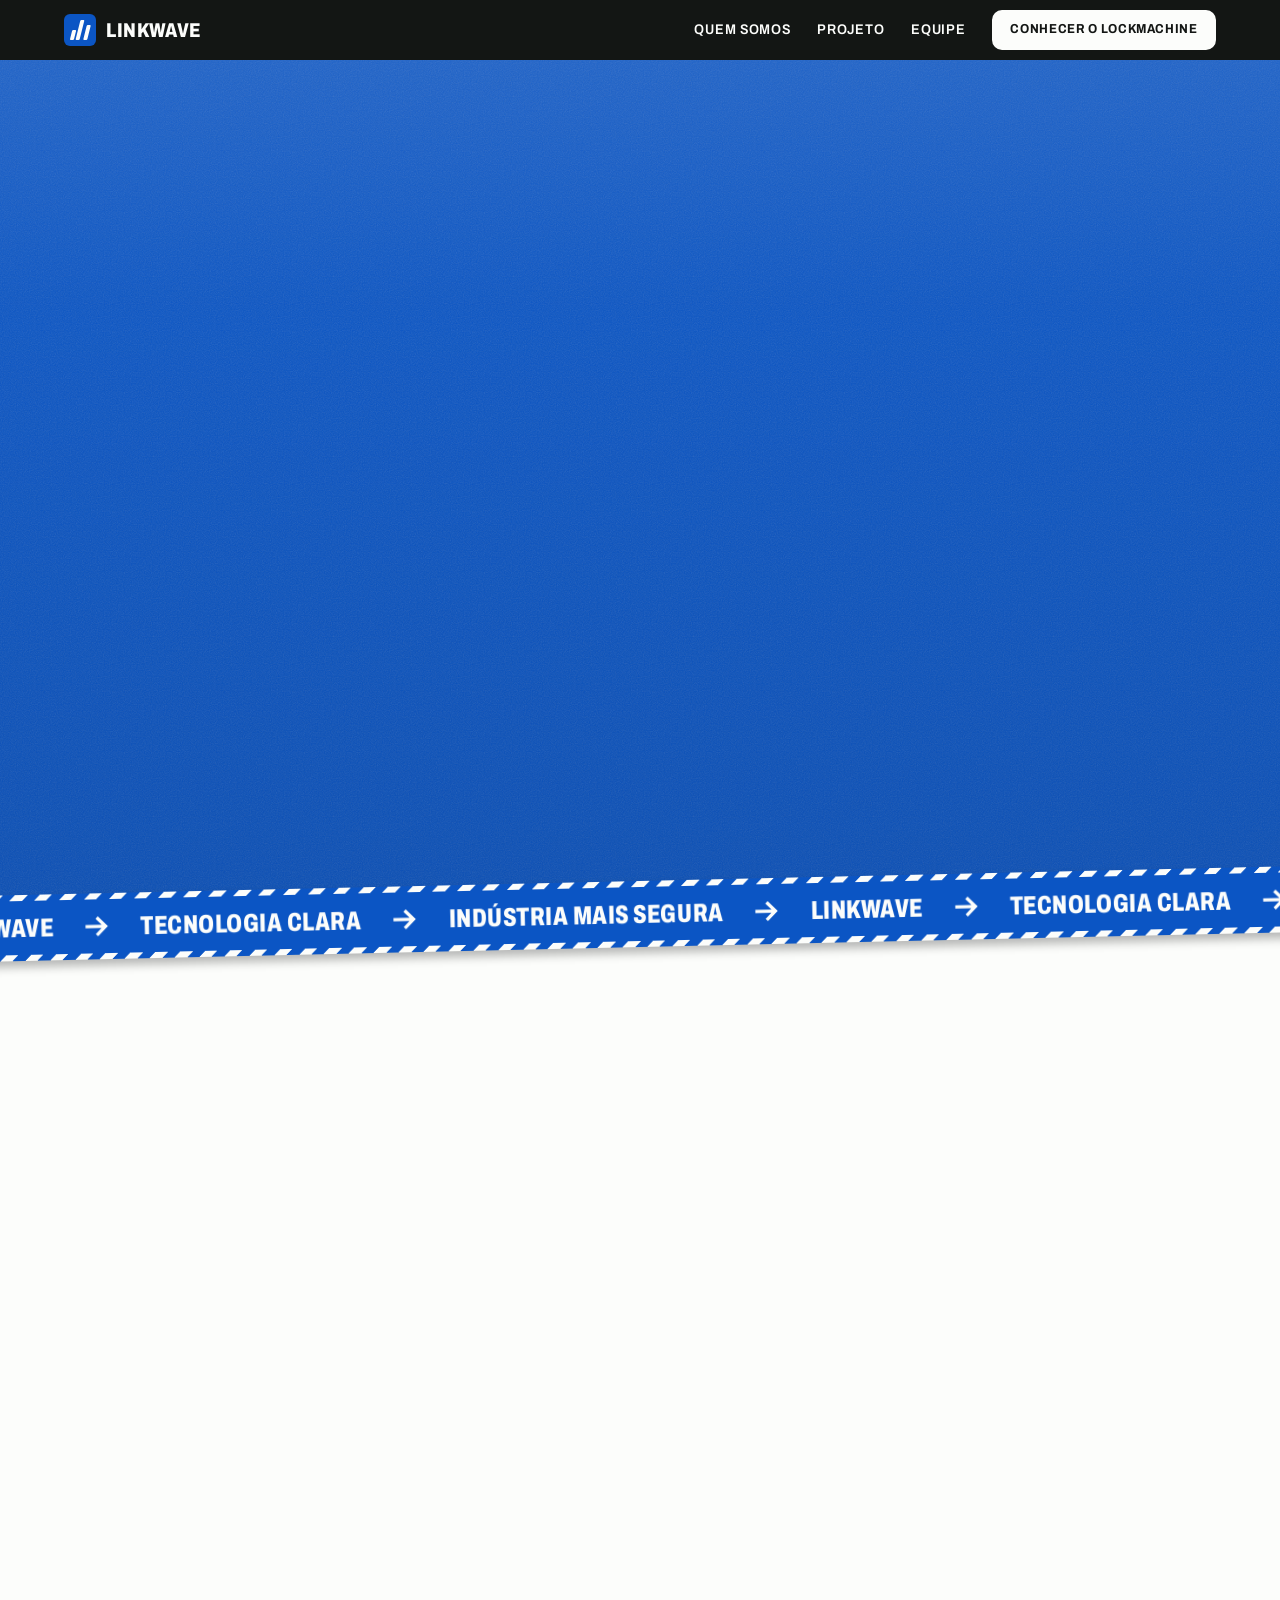
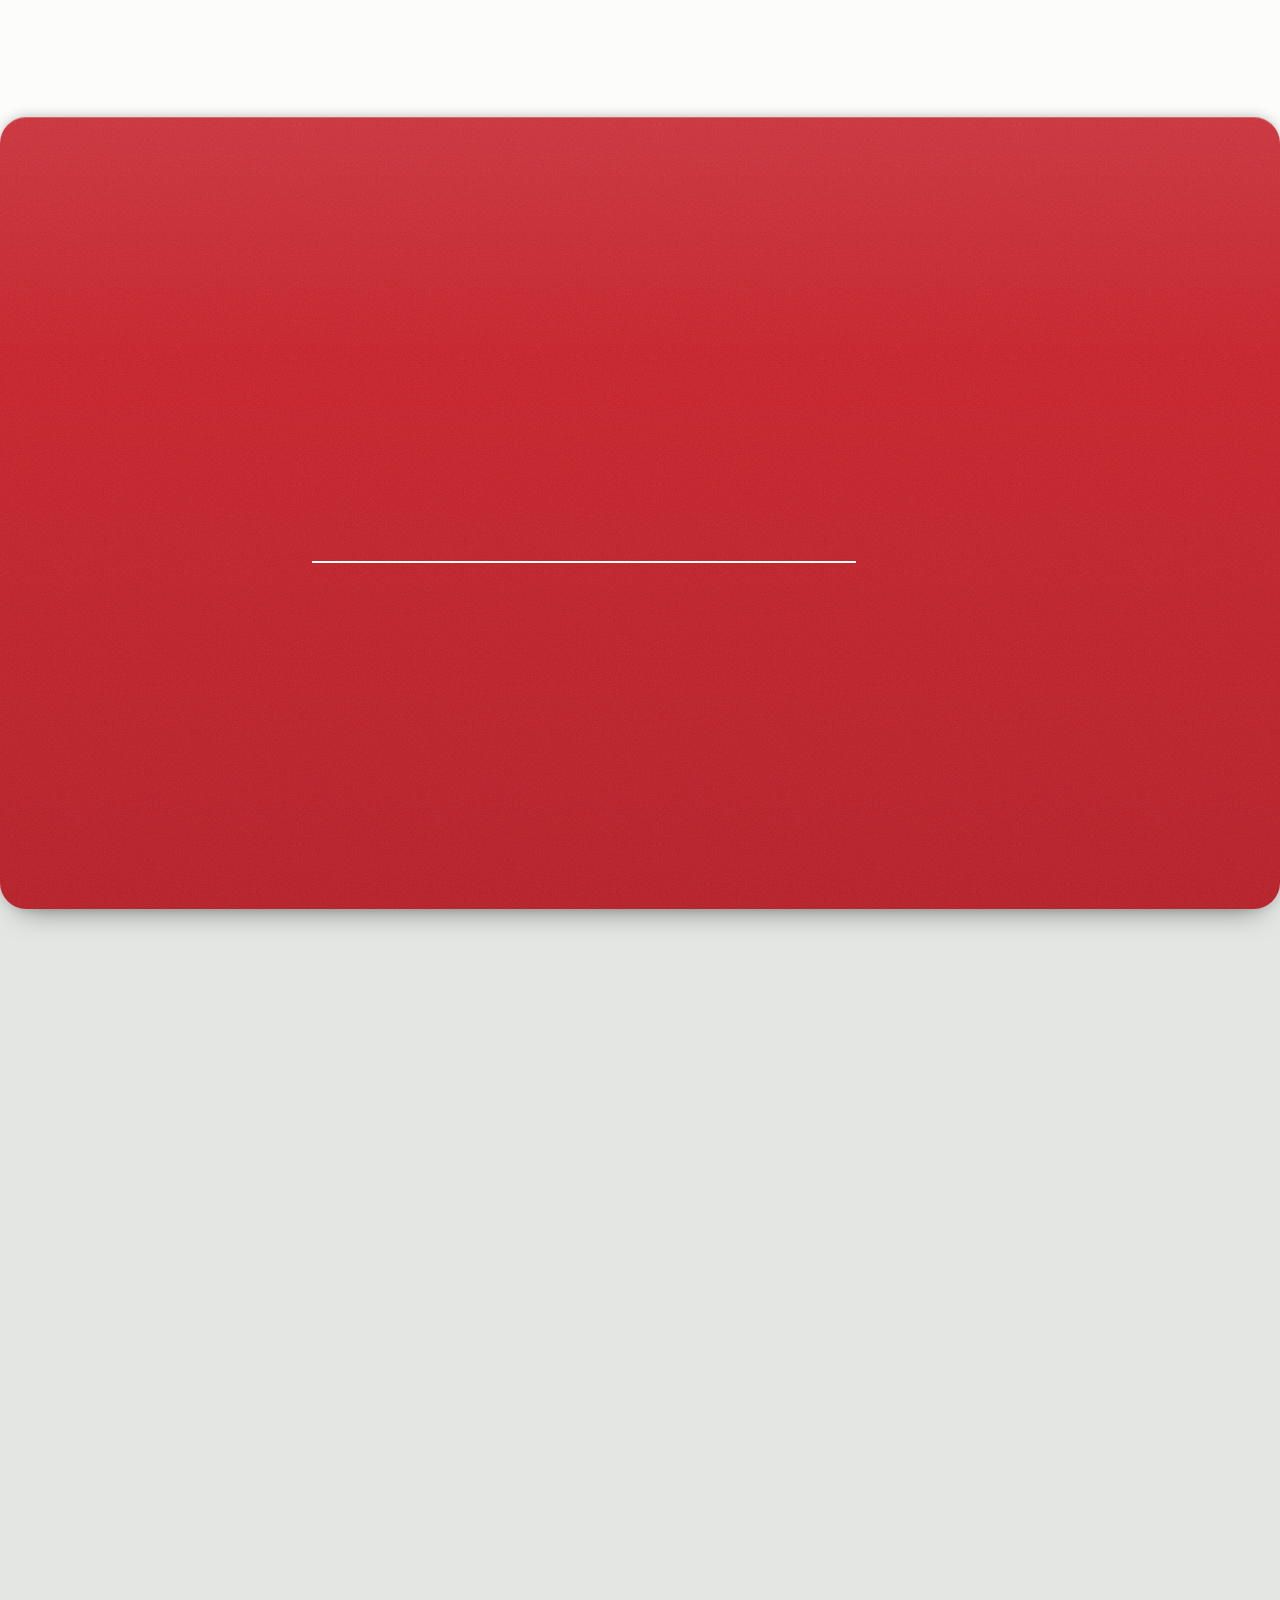
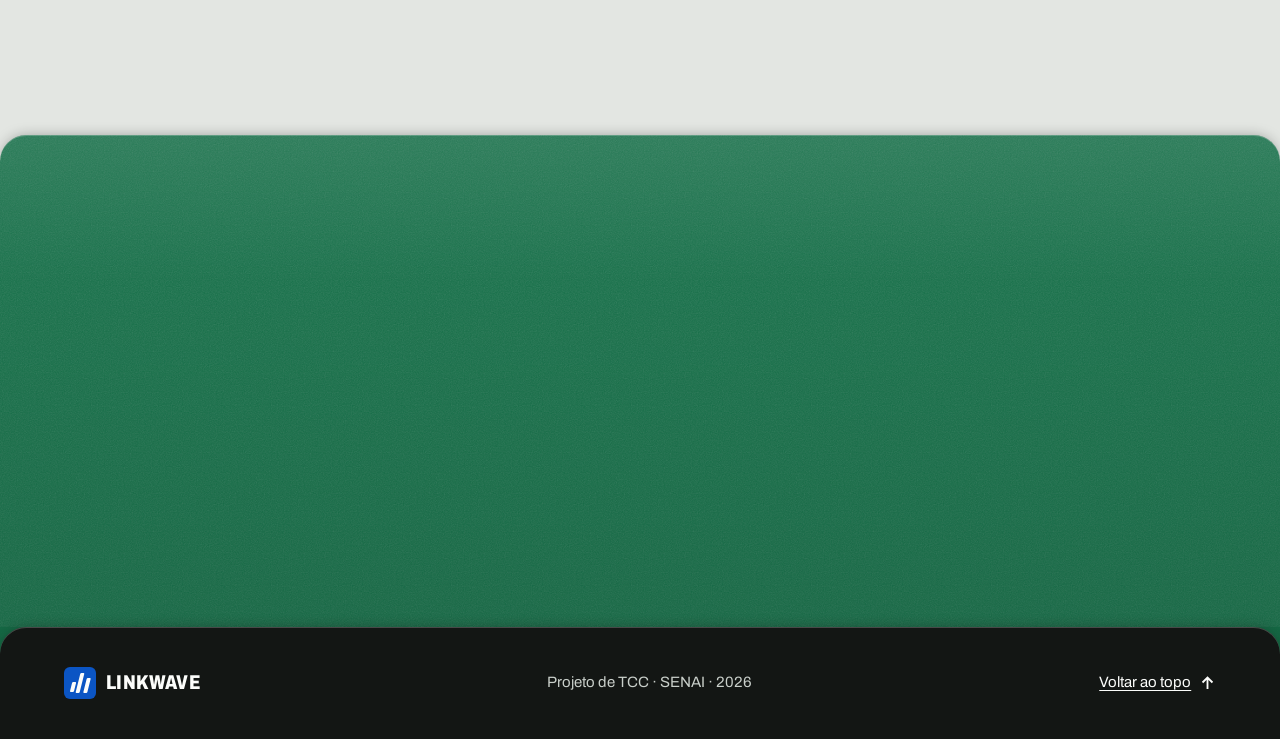
<file: linkwave-tcc-reformulado/index.html>
<!doctype html>
<html lang="pt-BR">
<head>
  <meta charset="UTF-8">
  <meta name="viewport" content="width=device-width, initial-scale=1.0">
  <meta http-equiv="refresh" content="0; url=institucional/index.html">
  <title>LinkWave</title>
</head>
<body>
  <p>Abrindo o site da <a href="institucional/index.html">LinkWave</a>...</p>
</body>
</html>
</file>
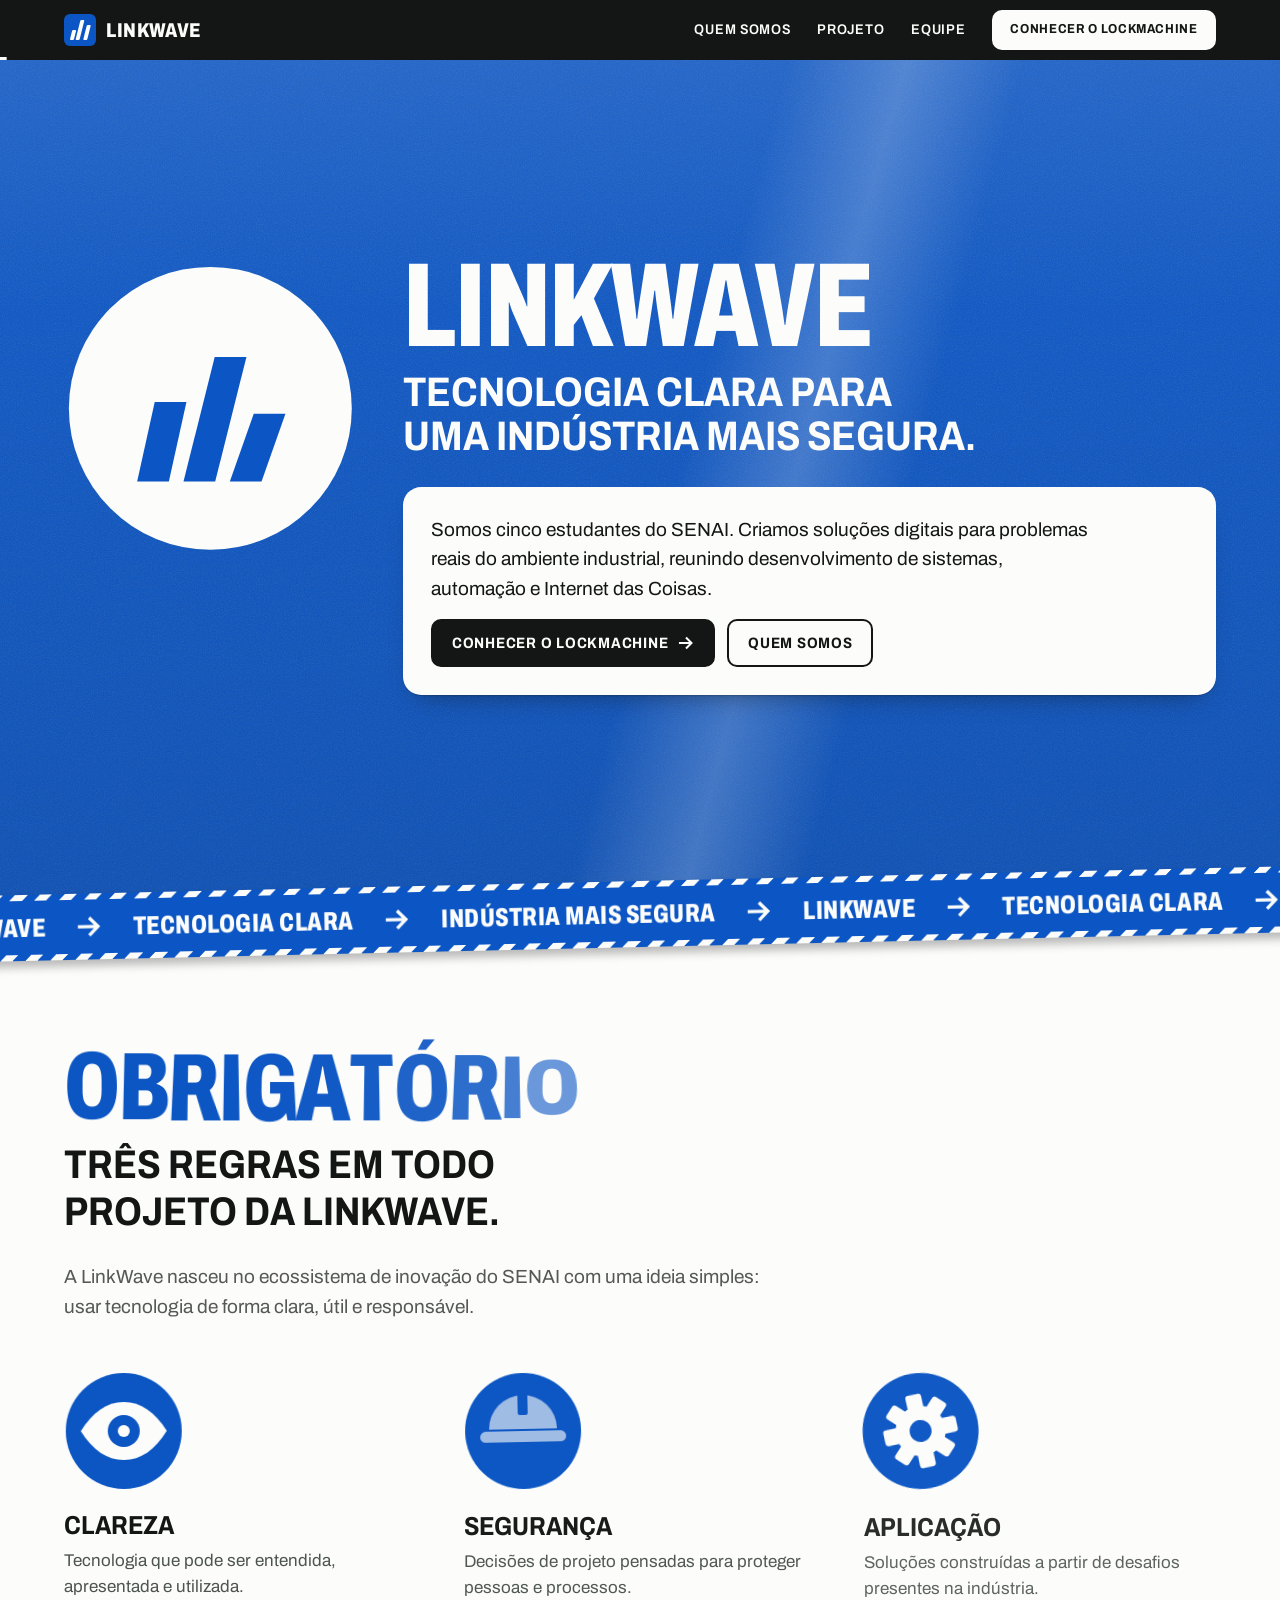
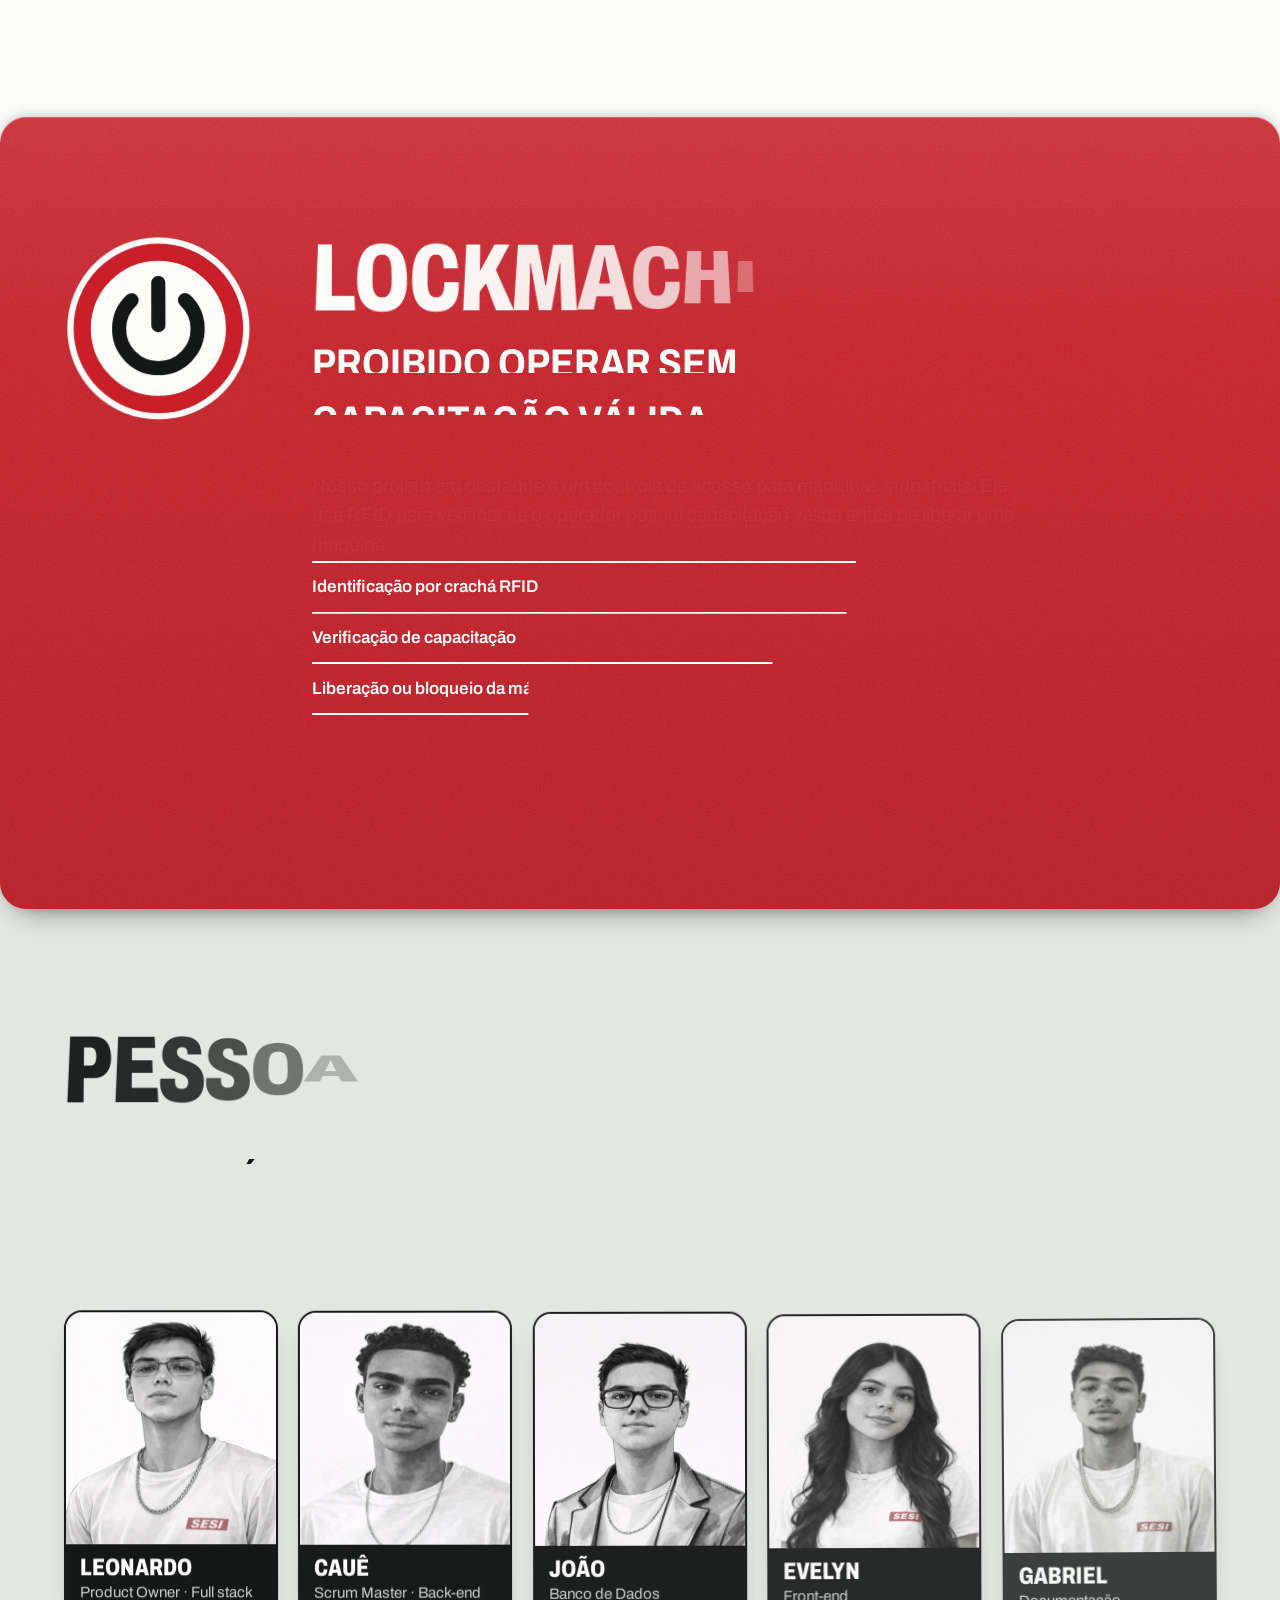
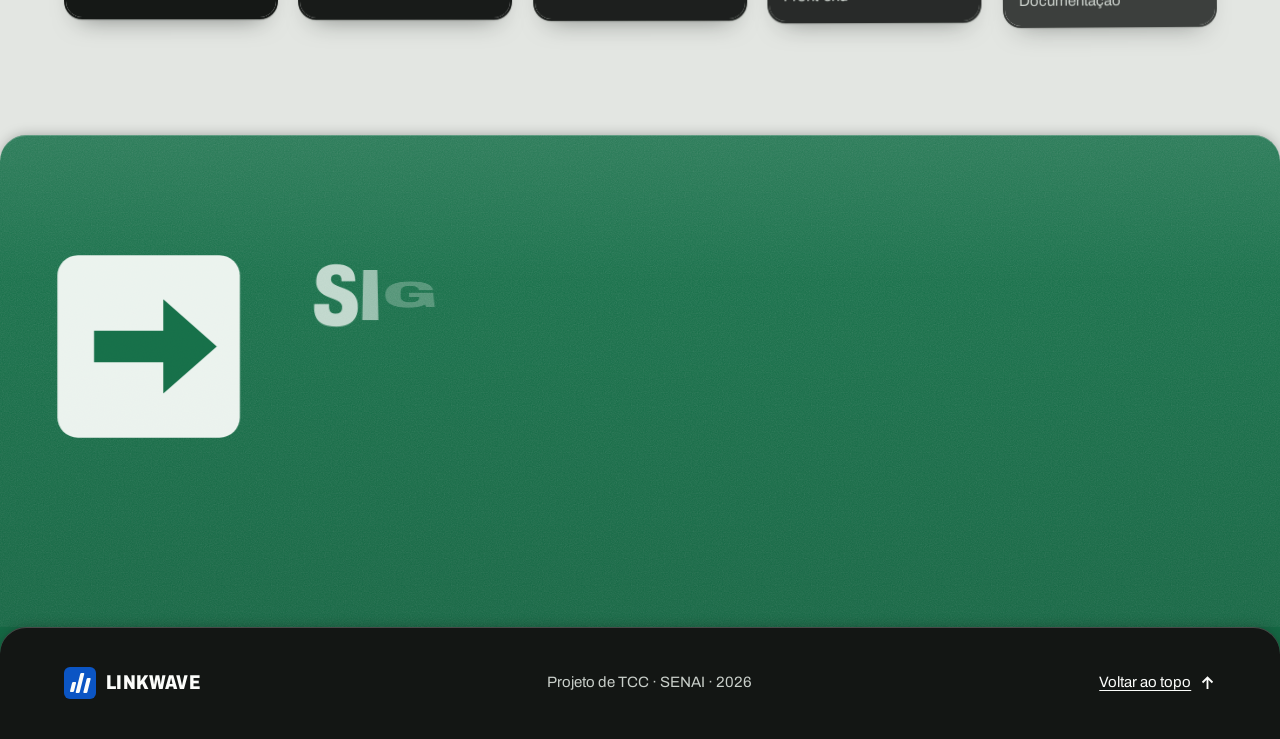
<file: linkwave-tcc-reformulado/institucional/index.html>
<!doctype html>
<html lang="pt-BR">
<head>
  <meta charset="UTF-8">
  <meta name="viewport" content="width=device-width, initial-scale=1.0">
  <meta name="description" content="LinkWave: cinco estudantes do SENAI criando tecnologia clara para uma indústria mais segura.">
  <meta name="theme-color" content="#131614">
  <title>LinkWave | Tecnologia clara para uma indústria mais segura</title>
  <link rel="icon" href="img/favicon.ico" type="image/x-icon">
  <link rel="preload" href="../assets/fonts/archivo-latin-wdth-normal.woff2" as="font" type="font/woff2" crossorigin>
  <link rel="stylesheet" href="../assets/css/base.css">
  <link rel="stylesheet" href="style.css">
  <script src="../assets/js/head.js"></script>
</head>
<body class="linkwave">
  <a class="skip-link" href="#conteudo">Pular para o conteúdo</a>
  <header class="topbar">
    <div class="wrap topbar-inner">
      <a class="brand" href="#inicio"><span class="brand-mark brand-mark--bars" aria-hidden="true"><i></i><i></i><i></i></span>LinkWave</a>
      <button class="nav-toggle" type="button" aria-label="Abrir menu" aria-expanded="false" aria-controls="menu" data-menu-toggle><span class="icon icon--menu" aria-hidden="true"></span></button>
      <nav class="nav" id="menu" aria-label="Seções da página" data-menu>
        <a href="#sobre">Quem somos</a>
        <a href="#projeto">Projeto</a>
        <a href="#equipe">Equipe</a>
        <a class="button" href="../lockmachine_app/sobre.html">Conhecer o LockMachine</a>
      </nav>
    </div>
  </header>

  <main id="conteudo">
    <section class="signal signal--must" id="inicio">
      <div class="wrap signal-grid" data-intro>
        <!-- As três barras da marca oscilam como um sinal: é a "onda" do nome. -->
        <div class="signal-symbol" aria-hidden="true">
          <svg viewBox="0 0 120 120">
            <circle class="s-white" cx="60" cy="60" r="58"/>
            <g class="s-blue" data-wave>
              <path d="M30 90h13l7.2-34h-13z"/>
              <path d="M49 90h13l12.8-60h-13z"/>
              <path d="M68 90h13l9.8-46h-13z"/>
            </g>
          </svg>
        </div>

        <h1 class="sign-title signal-title">
          <span class="sign-word">LinkWave</span>
          <span class="sign-message">Tecnologia clara para uma indústria mais segura.</span>
        </h1>

        <div class="panel signal-panel">
          <p class="signal-lead">Somos cinco estudantes do SENAI. Criamos soluções digitais para problemas reais do ambiente industrial, reunindo desenvolvimento de sistemas, automação e Internet das Coisas.</p>
          <div class="actions">
            <a class="button" href="../lockmachine_app/sobre.html">Conhecer o LockMachine<span class="icon icon--arrow" aria-hidden="true"></span></a>
            <a class="button button--ghost" href="#sobre">Quem somos</a>
          </div>
        </div>
      </div>
    </section>

    <div class="tape tape--must" aria-hidden="true" data-tape>
      <div class="tape-strip">
        <div class="tape-track">
          <span>LinkWave<i class="icon icon--arrow"></i></span>
          <span>Tecnologia clara<i class="icon icon--arrow"></i></span>
          <span>Indústria mais segura<i class="icon icon--arrow"></i></span>
        </div>
      </div>
    </div>

    <!-- band--under: a placa vermelha que vem depois entra por cima desta. -->
    <section class="band band--panel band--under" id="sobre" data-sign="plain">
      <div class="wrap">
        <h2 class="sign-title">
          <span class="sign-word">Obrigatório</span>
          <span class="sign-message">Três regras em todo projeto da LinkWave.</span>
        </h2>
        <p class="prose about-lead" data-follow>A LinkWave nasceu no ecossistema de inovação do SENAI com uma ideia simples: usar tecnologia de forma clara, útil e responsável.</p>

        <ul class="sign-list" role="list" data-roll>
          <li class="sign-item">
            <div class="sign-item-symbol" aria-hidden="true">
              <svg viewBox="0 0 120 120">
                <circle class="s-blue" cx="60" cy="60" r="58"/>
                <g data-eye>
                  <path class="s-white" d="M17 60c12-19 26-29 43-29s31 10 43 29c-12 19-26 29-43 29S29 79 17 60z"/>
                  <circle class="s-blue" cx="60" cy="60" r="16"/>
                  <circle class="s-white" cx="60" cy="60" r="6"/>
                </g>
              </svg>
            </div>
            <div class="sign-item-text">
              <h3>Clareza</h3>
              <p>Tecnologia que pode ser entendida, apresentada e utilizada.</p>
            </div>
          </li>
          <li class="sign-item">
            <div class="sign-item-symbol" aria-hidden="true">
              <svg viewBox="0 0 120 120">
                <circle class="s-blue" cx="60" cy="60" r="58"/>
                <g data-helmet>
                  <path class="s-white" d="M26 76a34 34 0 0 1 68 0z"/>
                  <rect class="s-white" x="17" y="78" width="86" height="11" rx="5.5"/>
                  <rect class="s-blue" x="55" y="38" width="10" height="24" rx="2"/>
                </g>
              </svg>
            </div>
            <div class="sign-item-text">
              <h3>Segurança</h3>
              <p>Decisões de projeto pensadas para proteger pessoas e processos.</p>
            </div>
          </li>
          <li class="sign-item">
            <div class="sign-item-symbol" aria-hidden="true">
              <svg viewBox="0 0 120 120">
                <circle class="s-blue" cx="60" cy="60" r="58"/>
                <g data-gear>
                  <g class="s-white">
                    <circle cx="60" cy="60" r="25"/>
                    <rect x="52" y="23" width="16" height="74" rx="3"/>
                    <rect x="52" y="23" width="16" height="74" rx="3" transform="rotate(45 60 60)"/>
                    <rect x="52" y="23" width="16" height="74" rx="3" transform="rotate(90 60 60)"/>
                    <rect x="52" y="23" width="16" height="74" rx="3" transform="rotate(135 60 60)"/>
                  </g>
                  <circle class="s-blue" cx="60" cy="60" r="11"/>
                </g>
              </svg>
            </div>
            <div class="sign-item-text">
              <h3>Aplicação</h3>
              <p>Soluções construídas a partir de desafios presentes na indústria.</p>
            </div>
          </li>
        </ul>
      </div>
    </section>

    <section class="band band--stop" id="projeto" data-sign="stop">
      <div class="wrap sign">
        <div class="symbol" aria-hidden="true" data-vt>
          <svg viewBox="0 0 120 120">
            <circle class="s-white" cx="60" cy="60" r="58"/>
            <path class="l-ink" stroke-width="9" stroke-linecap="round" d="M60 31v27M43 42a25 25 0 1 0 34 0"/>
            <circle class="l-red" cx="60" cy="60" r="48.5" stroke-width="11" pathLength="1" data-draw/>
            <path class="l-red" stroke-width="11" pathLength="1" d="M26 26l68 68" data-draw/>
          </svg>
        </div>
        <div class="sign-body">
          <h2 class="sign-title">
            <span class="sign-word">LockMachine</span>
            <span class="sign-message">Proibido operar sem capacitação válida.</span>
          </h2>
          <p class="prose" data-follow>Nosso projeto em destaque é um controle de acesso para máquinas industriais. Ele usa RFID para verificar se o operador possui capacitação válida antes de liberar uma máquina.</p>
          <ul class="points" role="list" data-wipe>
            <li>Identificação por crachá RFID</li>
            <li>Verificação de capacitação</li>
            <li>Liberação ou bloqueio da máquina</li>
          </ul>
          <div class="actions" data-follow>
            <a class="button" href="../lockmachine_app/sobre.html">Explorar o LockMachine<span class="icon icon--arrow" aria-hidden="true"></span></a>
          </div>
        </div>
      </div>
    </section>

    <section class="band" id="equipe" data-sign="plain">
      <div class="wrap">
        <div class="team-head">
          <h2 class="sign-title">
            <span class="sign-word">Pessoal autorizado</span>
            <span class="sign-message">Construído em equipe.</span>
          </h2>
          <p class="prose" data-follow>Cinco estudantes, diferentes responsabilidades e um objetivo em comum: transformar o conhecimento do curso em um projeto aplicável.</p>
        </div>

        <!-- Cada placa inclina acompanhando o cursor (data-tilt, no base.js). -->
        <ul class="team" role="list" data-mount>
          <li class="person" data-tilt>
            <img src="img/kronka-desenho.png" alt="Retrato desenhado de Leonardo" width="481" height="531" loading="lazy" decoding="async">
            <div class="person-plate"><h3>Leonardo</h3><p>Product Owner · Full stack</p></div>
          </li>
          <li class="person" data-tilt>
            <img src="img/caue-desenho.png" alt="Retrato desenhado de Cauê" width="481" height="531" loading="lazy" decoding="async">
            <div class="person-plate"><h3>Cauê</h3><p>Scrum Master · Back-end</p></div>
          </li>
          <li class="person" data-tilt>
            <img src="img/joao-desenho.png" alt="Retrato desenhado de João" width="481" height="531" loading="lazy" decoding="async">
            <div class="person-plate"><h3>João</h3><p>Banco de Dados</p></div>
          </li>
          <li class="person" data-tilt>
            <img src="img/evelyn-desenho.png" alt="Retrato desenhado de Evelyn" width="481" height="531" loading="lazy" decoding="async">
            <div class="person-plate"><h3>Evelyn</h3><p>Front-end</p></div>
          </li>
          <li class="person" data-tilt>
            <img src="img/miranda-desenho.png" alt="Retrato desenhado de Gabriel" width="481" height="531" loading="lazy" decoding="async">
            <div class="person-plate"><h3>Gabriel</h3><p>Documentação</p></div>
          </li>
        </ul>
      </div>
    </section>

    <section class="band band--safe band--under" data-sign="go">
      <div class="wrap sign">
        <div class="symbol" aria-hidden="true">
          <svg viewBox="0 0 120 120">
            <rect class="s-white" x="2" y="2" width="116" height="116" rx="13"/>
            <path class="s-green" d="M22 50h44V30l34 30-34 30V70H22z" data-nudge/>
          </svg>
        </div>
        <div class="sign-body">
          <h2 class="sign-title">
            <span class="sign-word">Siga</span>
            <span class="sign-message sign-message--lines">Tecnologia que conecta.<br>Segurança que protege.</span>
          </h2>
          <div class="actions" data-follow>
            <a class="button" href="projetos.html">Ver a apresentação do projeto<span class="icon icon--arrow" aria-hidden="true"></span></a>
          </div>
        </div>
      </div>
    </section>
  </main>

  <footer class="band band--ink footer">
    <div class="wrap footer-inner">
      <a class="brand" href="#inicio"><span class="brand-mark brand-mark--bars" aria-hidden="true"><i></i><i></i><i></i></span>LinkWave</a>
      <p>Projeto de TCC · SENAI · 2026</p>
      <a href="#inicio">Voltar ao topo<span class="icon icon--up" aria-hidden="true"></span></a>
      <!-- Chave das animações: o base.js só a mostra quando o sistema pede movimento reduzido. -->
      <div class="motion-switch" hidden data-motion-switch>
        <p role="status" data-motion-status>Animações desligadas pela configuração deste computador.</p>
        <button class="button button--ghost" type="button" data-motion-toggle>Ligar animações</button>
      </div>
    </div>
  </footer>

  <script src="../assets/vendor/gsap/gsap.min.js"></script>
  <script src="../assets/vendor/gsap/ScrollTrigger.min.js"></script>
  <script src="../assets/vendor/gsap/SplitText.min.js"></script>
  <script src="../assets/js/base.js"></script>
  <script src="script.js"></script>
</body>
</html>
</file>
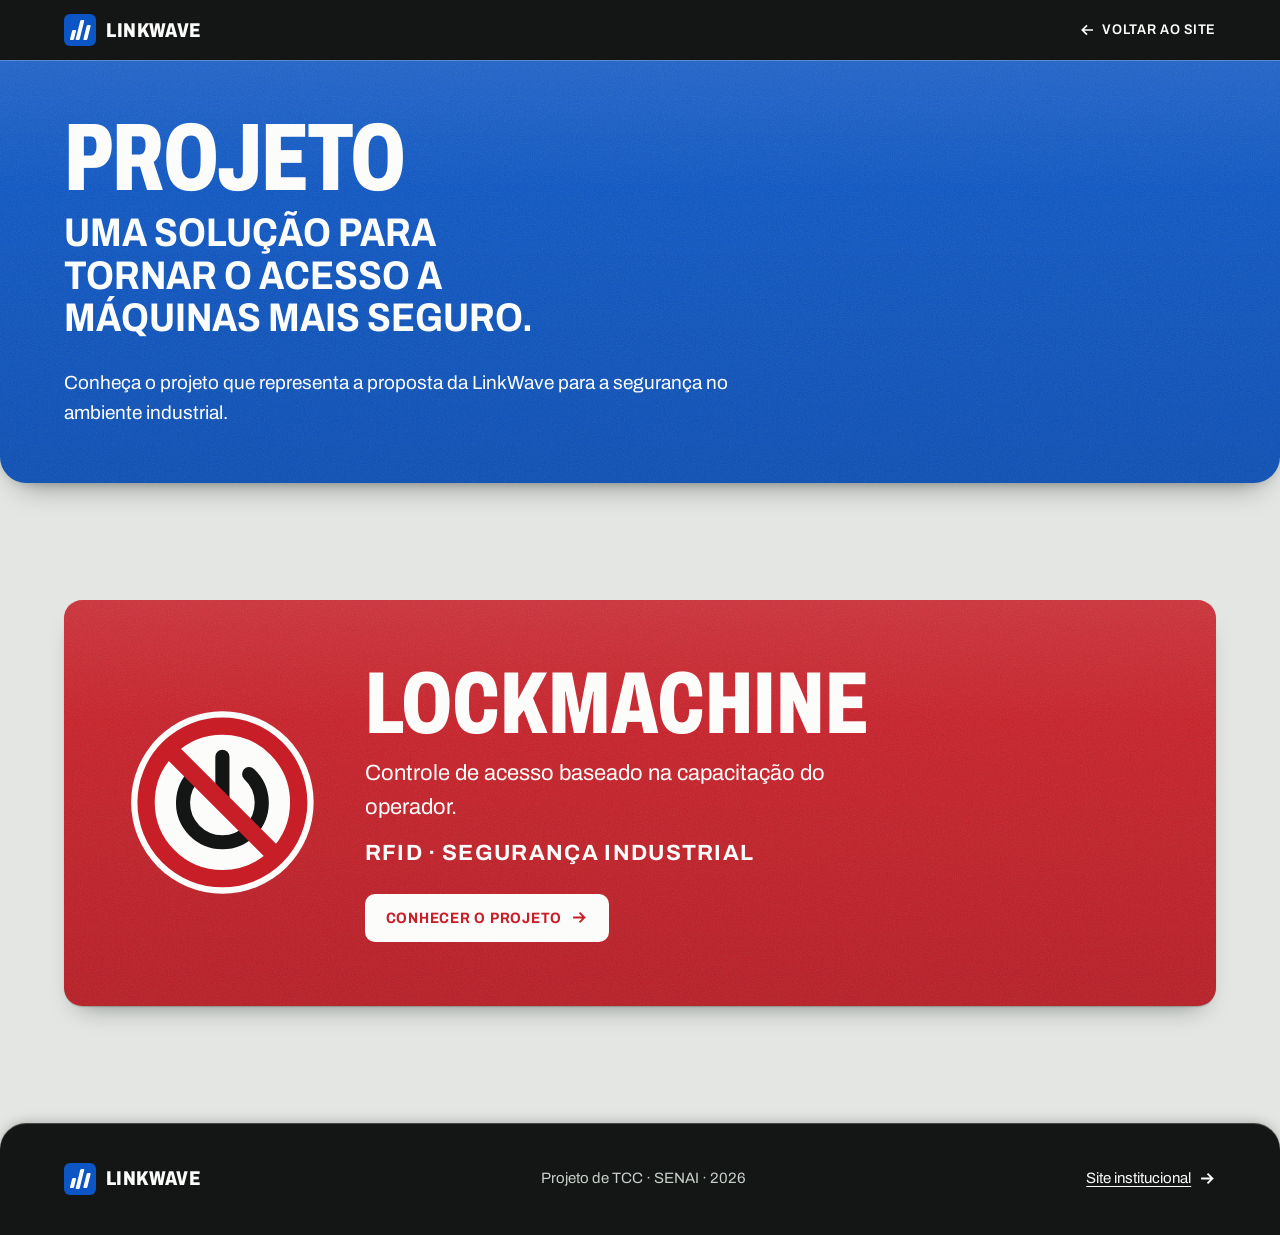
<file: linkwave-tcc-reformulado/institucional/projetos.html>
<!doctype html>
<html lang="pt-BR">
<head>
  <meta charset="UTF-8">
  <meta name="viewport" content="width=device-width, initial-scale=1.0">
  <meta name="description" content="Conheça o LockMachine, projeto de segurança industrial desenvolvido pela LinkWave.">
  <meta name="theme-color" content="#131614">
  <title>Projeto LockMachine | LinkWave</title>
  <link rel="icon" href="img/favicon.ico" type="image/x-icon">
  <link rel="preload" href="../assets/fonts/archivo-latin-wdth-normal.woff2" as="font" type="font/woff2" crossorigin>
  <link rel="stylesheet" href="../assets/css/base.css">
  <link rel="stylesheet" href="style.css">
  <script src="../assets/js/head.js"></script>
</head>
<body class="linkwave">
  <a class="skip-link" href="#conteudo">Pular para o conteúdo</a>
  <header class="topbar">
    <div class="wrap topbar-inner">
      <a class="brand" href="index.html"><span class="brand-mark brand-mark--bars" aria-hidden="true"><i></i><i></i><i></i></span>LinkWave</a>
      <nav class="nav" aria-label="Navegação">
        <a href="index.html"><span class="icon icon--back" aria-hidden="true"></span>Voltar ao site</a>
      </nav>
    </div>
  </header>

  <!-- data-intro: a página entra com os blocos marcados com data-rise subindo. -->
  <main id="conteudo" data-intro>
    <section class="band band--must band--compact">
      <div class="wrap">
        <h1 class="sign-title" data-rise>
          <span class="sign-word">Projeto</span>
          <span class="sign-message">Uma solução para tornar o acesso a máquinas mais seguro.</span>
        </h1>
        <p class="prose projects-lead" data-rise>Conheça o projeto que representa a proposta da LinkWave para a segurança no ambiente industrial.</p>
      </div>
    </section>

    <section class="band">
      <div class="wrap" data-rise>
        <a class="plate plate--stop featured" href="../lockmachine_app/sobre.html" data-tilt>
          <div class="symbol" aria-hidden="true" data-vt>
            <svg viewBox="0 0 120 120">
              <circle class="s-white" cx="60" cy="60" r="58"/>
              <path class="l-ink" stroke-width="9" stroke-linecap="round" d="M60 31v27M43 42a25 25 0 1 0 34 0"/>
              <circle class="l-red" cx="60" cy="60" r="48.5" stroke-width="11"/>
              <path class="l-red" stroke-width="11" d="M26 26l68 68"/>
            </svg>
          </div>
          <div>
            <h2 class="plate-word">LockMachine</h2>
            <p>Controle de acesso baseado na capacitação do operador.</p>
            <p class="label">RFID · Segurança industrial</p>
            <span class="button">Conhecer o projeto<span class="icon icon--arrow" aria-hidden="true"></span></span>
          </div>
        </a>
      </div>
    </section>
  </main>

  <footer class="band band--ink footer">
    <div class="wrap footer-inner">
      <a class="brand" href="index.html"><span class="brand-mark brand-mark--bars" aria-hidden="true"><i></i><i></i><i></i></span>LinkWave</a>
      <p>Projeto de TCC · SENAI · 2026</p>
      <a href="index.html">Site institucional<span class="icon icon--arrow" aria-hidden="true"></span></a>
      <!-- Chave das animações: o base.js só a mostra quando o sistema pede movimento reduzido. -->
      <div class="motion-switch" hidden data-motion-switch>
        <p role="status" data-motion-status>Animações desligadas pela configuração deste computador.</p>
        <button class="button button--ghost" type="button" data-motion-toggle>Ligar animações</button>
      </div>
    </div>
  </footer>

  <script src="../assets/vendor/gsap/gsap.min.js"></script>
  <script src="../assets/vendor/gsap/ScrollTrigger.min.js"></script>
  <script src="../assets/vendor/gsap/SplitText.min.js"></script>
  <script src="../assets/js/base.js"></script>
</body>
</html>
</file>
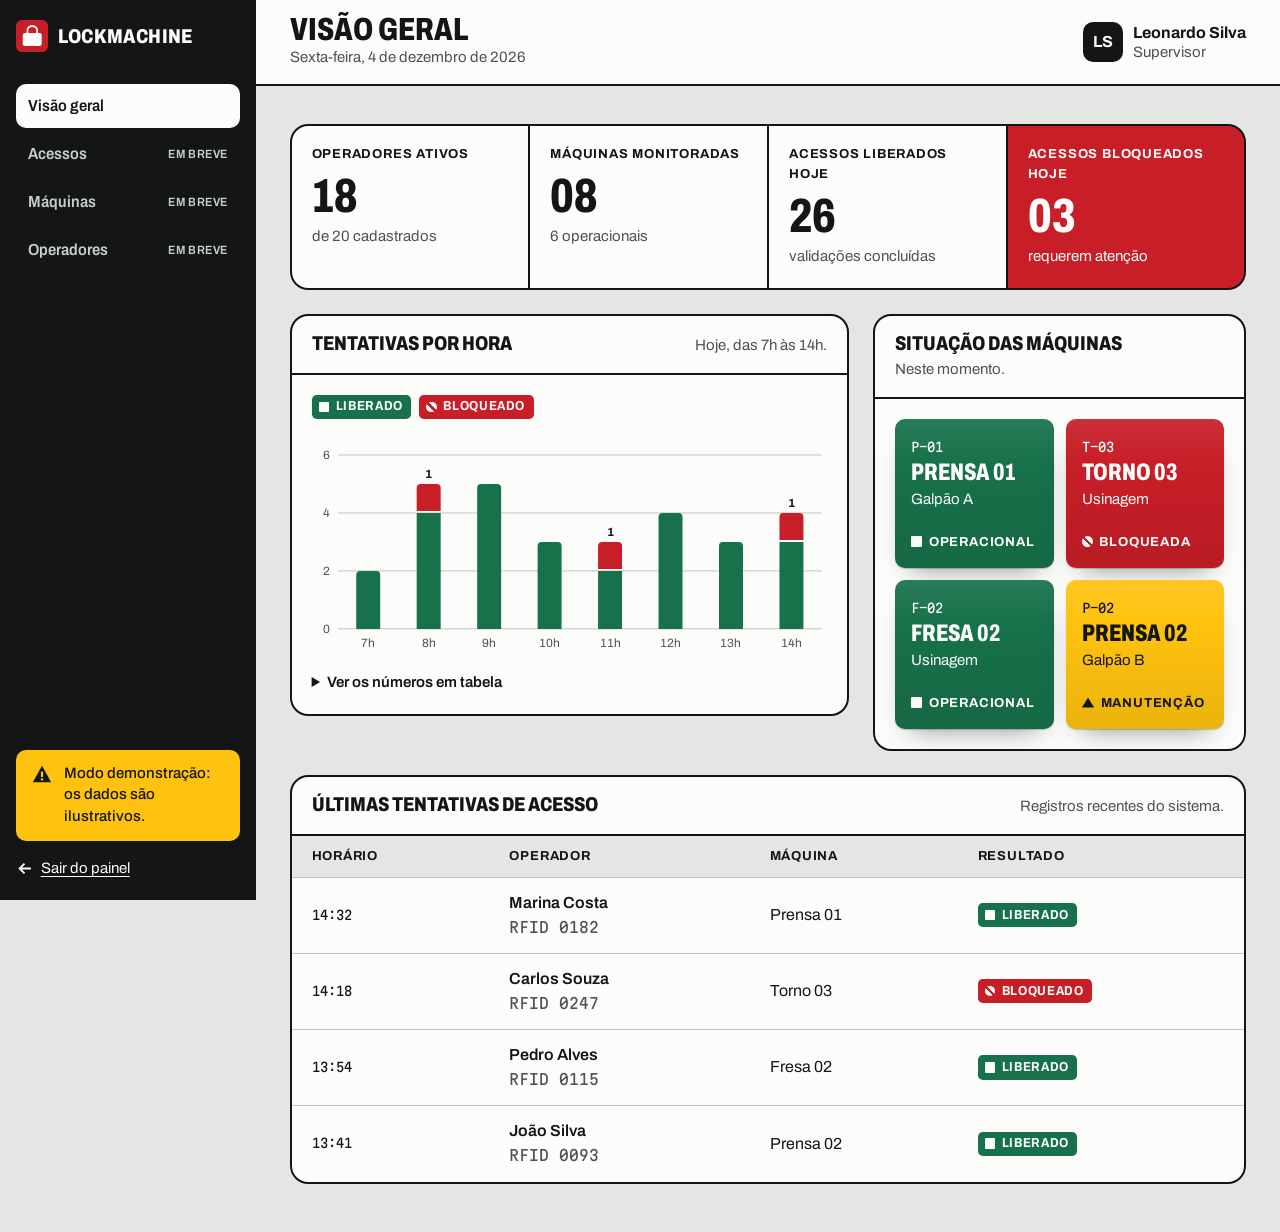
<file: linkwave-tcc-reformulado/lockmachine_app/dashboard.html>
<!doctype html>
<html lang="pt-BR">
<head>
  <meta charset="UTF-8">
  <meta name="viewport" content="width=device-width, initial-scale=1.0">
  <meta name="description" content="Demonstração do painel do supervisor do LockMachine, com dados ilustrativos.">
  <meta name="theme-color" content="#131614">
  <title>Visão geral | Painel LockMachine</title>
  <link rel="icon" href="img/favicon.ico" type="image/x-icon">
  <link rel="preload" href="../assets/fonts/archivo-latin-wdth-normal.woff2" as="font" type="font/woff2" crossorigin>
  <link rel="stylesheet" href="../assets/css/base.css">
  <link rel="stylesheet" href="style.css">
  <script src="../assets/js/head.js"></script>
</head>
<body class="lockmachine">
  <a class="skip-link" href="#conteudo">Pular para o conteúdo</a>
  <div class="app">
    <aside class="rail" data-dashboard-sidebar>
      <div class="rail-top">
        <a class="brand" href="sobre.html"><span class="brand-mark brand-mark--lock" aria-hidden="true"></span>LockMachine</a>
        <button class="rail-close" type="button" aria-label="Fechar menu" data-close-sidebar><span class="icon icon--close" aria-hidden="true"></span></button>
      </div>

      <nav class="rail-nav" aria-label="Painel">
        <a href="dashboard.html" aria-current="page">Visão geral</a>
        <span class="rail-soon">Acessos <small>Em breve</small></span>
        <span class="rail-soon">Máquinas <small>Em breve</small></span>
        <span class="rail-soon">Operadores <small>Em breve</small></span>
      </nav>

      <div class="rail-foot">
        <p class="notice"><span class="icon icon--warn" aria-hidden="true"></span><span>Modo demonstração: os dados são ilustrativos.</span></p>
        <a href="tela_de_login.html"><span class="icon icon--back" aria-hidden="true"></span>Sair do painel</a>
      </div>
    </aside>
    <div class="rail-overlay" data-close-sidebar></div>

    <div class="app-main">
      <header class="app-top">
        <button class="rail-open" type="button" aria-label="Abrir menu" aria-expanded="false" data-open-sidebar><span class="icon icon--menu" aria-hidden="true"></span></button>
        <div>
          <h1>Visão geral</h1>
          <p data-dashboard-date></p>
        </div>
        <div class="app-user">
          <span aria-hidden="true">LS</span>
          <div><strong>Leonardo Silva</strong><small>Supervisor</small></div>
        </div>
      </header>

      <main class="app-content" id="conteudo">
        <dl class="summary">
          <div>
            <dt class="label">Operadores ativos</dt>
            <dd><strong>18</strong><span>de 20 cadastrados</span></dd>
          </div>
          <div>
            <dt class="label">Máquinas monitoradas</dt>
            <dd><strong>08</strong><span>6 operacionais</span></dd>
          </div>
          <div>
            <dt class="label">Acessos liberados hoje</dt>
            <dd><strong data-count="granted">26</strong><span>validações concluídas</span></dd>
          </div>
          <div class="is-alert">
            <dt class="label">Acessos bloqueados hoje</dt>
            <dd><strong data-count="denied">03</strong><span>requerem atenção</span></dd>
          </div>
        </dl>

        <div class="board">
          <!-- Sem JavaScript a tabela abaixo aparece aberta; com ele, vira o gráfico. -->
          <section class="sheet" data-chart>
            <div class="sheet-head">
              <h2>Tentativas por hora</h2>
              <p data-chart-note>Hoje, das 7h às 14h.</p>
            </div>
            <div class="chart-body">
              <p class="chart-legend">
                <span class="status status--ok">Liberado</span>
                <span class="status status--blocked">Bloqueado</span>
              </p>
              <div class="chart-plot" data-chart-plot></div>
              <details class="chart-table" open data-chart-table>
                <summary>Ver os números em tabela</summary>
                <table>
                  <thead>
                    <tr><th scope="col">Hora</th><th scope="col">Liberados</th><th scope="col">Bloqueados</th></tr>
                  </thead>
                  <tbody>
                    <tr><td>7h</td><td>2</td><td>0</td></tr>
                    <tr><td>8h</td><td>4</td><td>1</td></tr>
                    <tr><td>9h</td><td>5</td><td>0</td></tr>
                    <tr><td>10h</td><td>3</td><td>0</td></tr>
                    <tr><td>11h</td><td>2</td><td>1</td></tr>
                    <tr><td>12h</td><td>4</td><td>0</td></tr>
                    <tr><td>13h</td><td>3</td><td>0</td></tr>
                    <tr><td>14h</td><td>3</td><td>1</td></tr>
                  </tbody>
                </table>
              </details>
            </div>
          </section>

          <section class="sheet">
            <div class="sheet-head">
              <h2>Situação das máquinas</h2>
              <p>Neste momento.</p>
            </div>
            <div class="machine-wall">
              <article class="machine-plate">
                <div><span class="data">P-01</span><strong>Prensa 01</strong><small>Galpão A</small></div>
                <span class="machine-state label">Operacional</span>
              </article>
              <article class="machine-plate machine-plate--blocked">
                <div><span class="data">T-03</span><strong>Torno 03</strong><small>Usinagem</small></div>
                <span class="machine-state label">Bloqueada</span>
              </article>
              <article class="machine-plate">
                <div><span class="data">F-02</span><strong>Fresa 02</strong><small>Usinagem</small></div>
                <span class="machine-state label">Operacional</span>
              </article>
              <article class="machine-plate machine-plate--warn">
                <div><span class="data">P-02</span><strong>Prensa 02</strong><small>Galpão B</small></div>
                <span class="machine-state label">Manutenção</span>
              </article>
            </div>
          </section>
        </div>

        <section class="sheet">
            <div class="sheet-head">
              <h2>Últimas tentativas de acesso</h2>
              <p data-session-note>Registros recentes do sistema.</p>
            </div>
            <div class="table-wrap">
              <table>
                <thead>
                  <tr>
                    <th class="label" scope="col">Horário</th>
                    <th class="label" scope="col">Operador</th>
                    <th class="label" scope="col">Máquina</th>
                    <th class="label" scope="col">Resultado</th>
                  </tr>
                </thead>
                <tbody data-attempt-rows>
                  <tr>
                    <td class="data">14:32</td>
                    <td><strong>Marina Costa</strong><small class="data">RFID 0182</small></td>
                    <td>Prensa 01</td>
                    <td><span class="status status--ok">Liberado</span></td>
                  </tr>
                  <tr>
                    <td class="data">14:18</td>
                    <td><strong>Carlos Souza</strong><small class="data">RFID 0247</small></td>
                    <td>Torno 03</td>
                    <td><span class="status status--blocked">Bloqueado</span></td>
                  </tr>
                  <tr>
                    <td class="data">13:54</td>
                    <td><strong>Pedro Alves</strong><small class="data">RFID 0115</small></td>
                    <td>Fresa 02</td>
                    <td><span class="status status--ok">Liberado</span></td>
                  </tr>
                  <tr>
                    <td class="data">13:41</td>
                    <td><strong>João Silva</strong><small class="data">RFID 0093</small></td>
                    <td>Prensa 02</td>
                    <td><span class="status status--ok">Liberado</span></td>
                  </tr>
                </tbody>
              </table>
            </div>
        </section>
      </main>
    </div>
  </div>

  <script src="../assets/vendor/gsap/gsap.min.js"></script>
  <script src="script.js"></script>
</body>
</html>
</file>
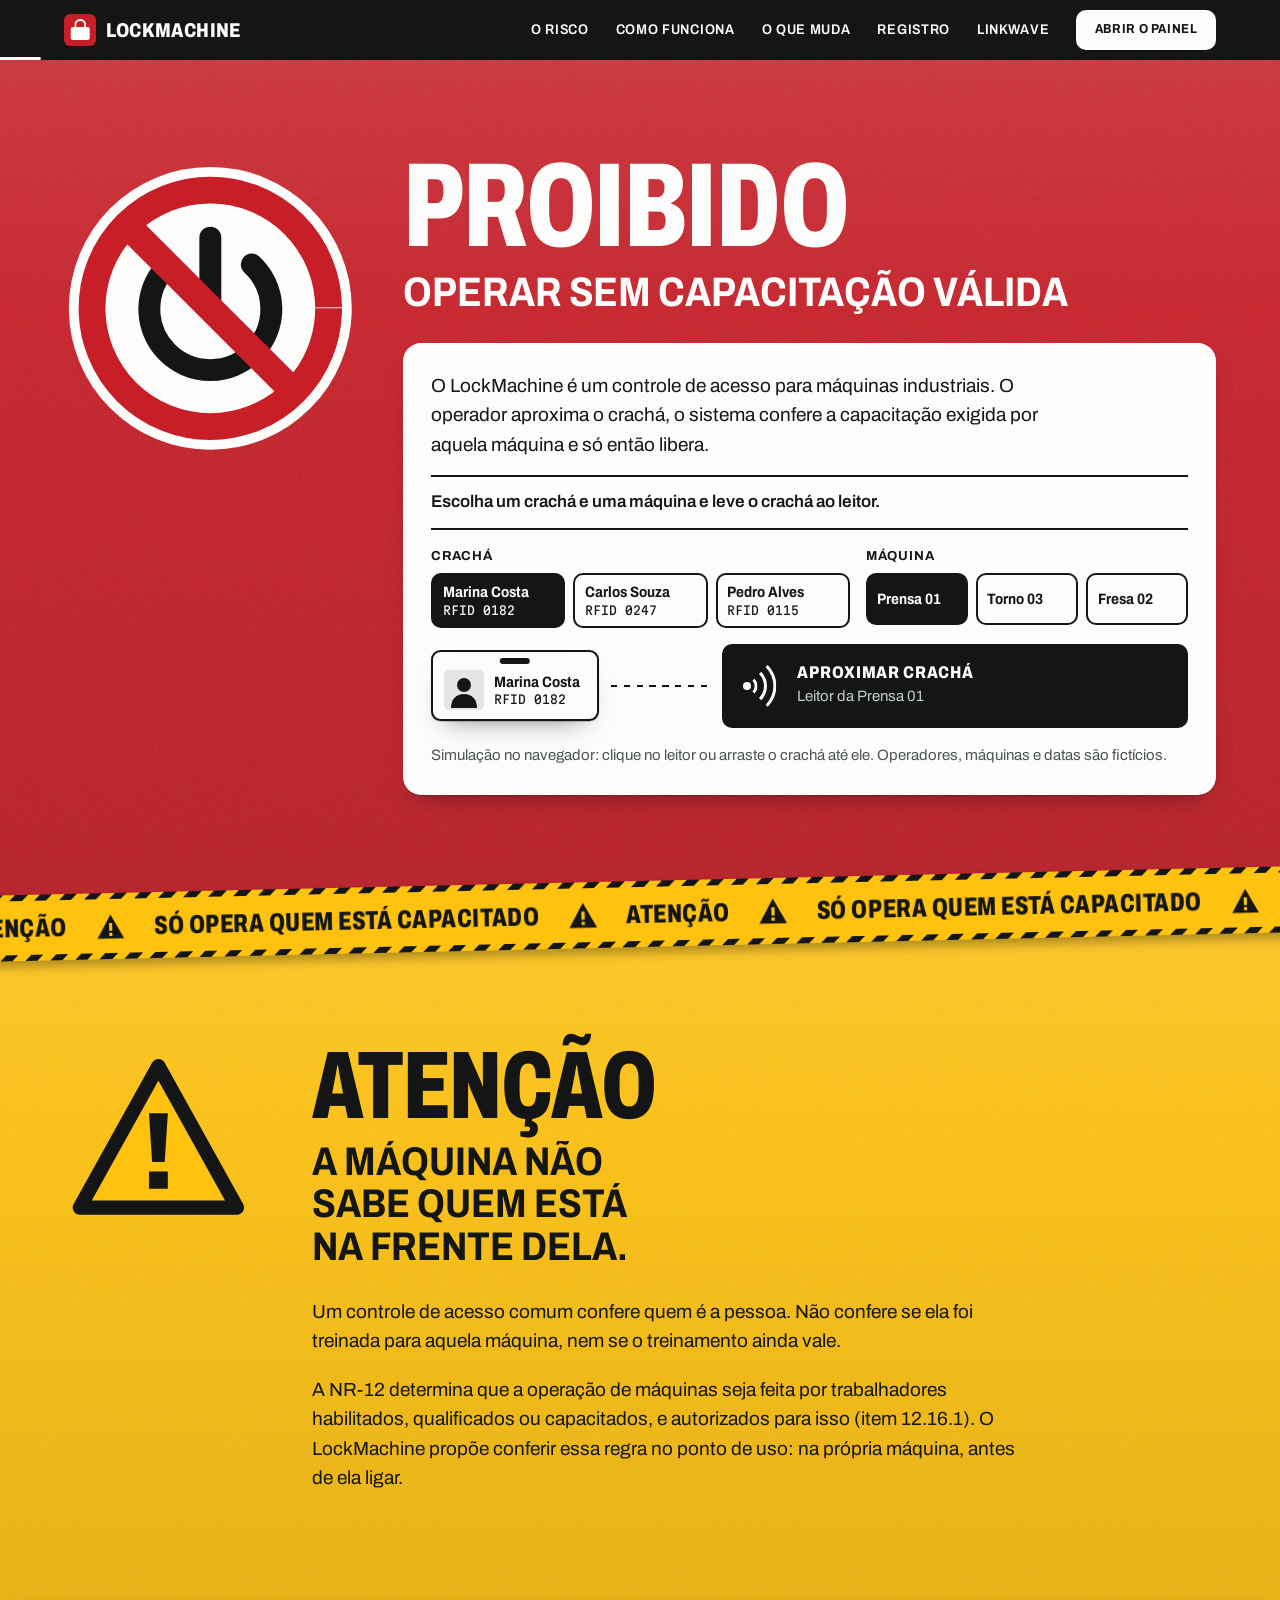
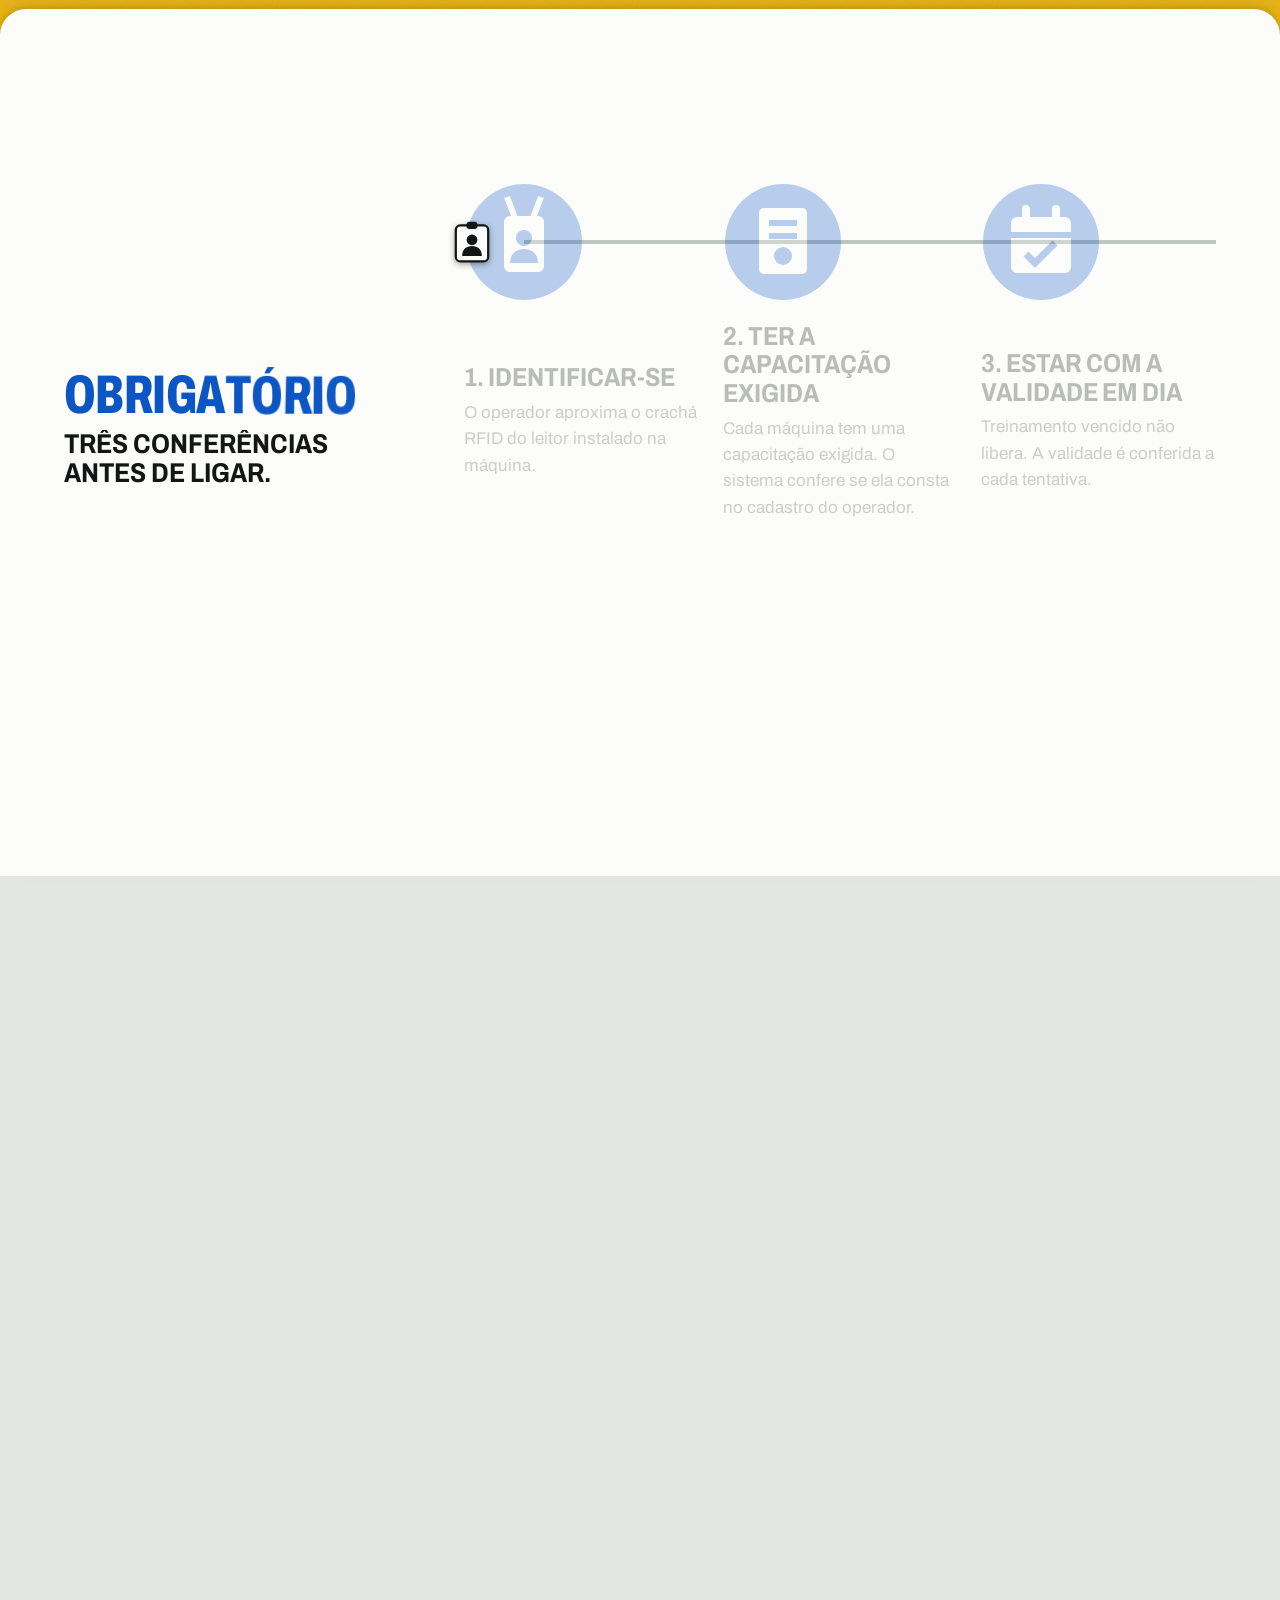
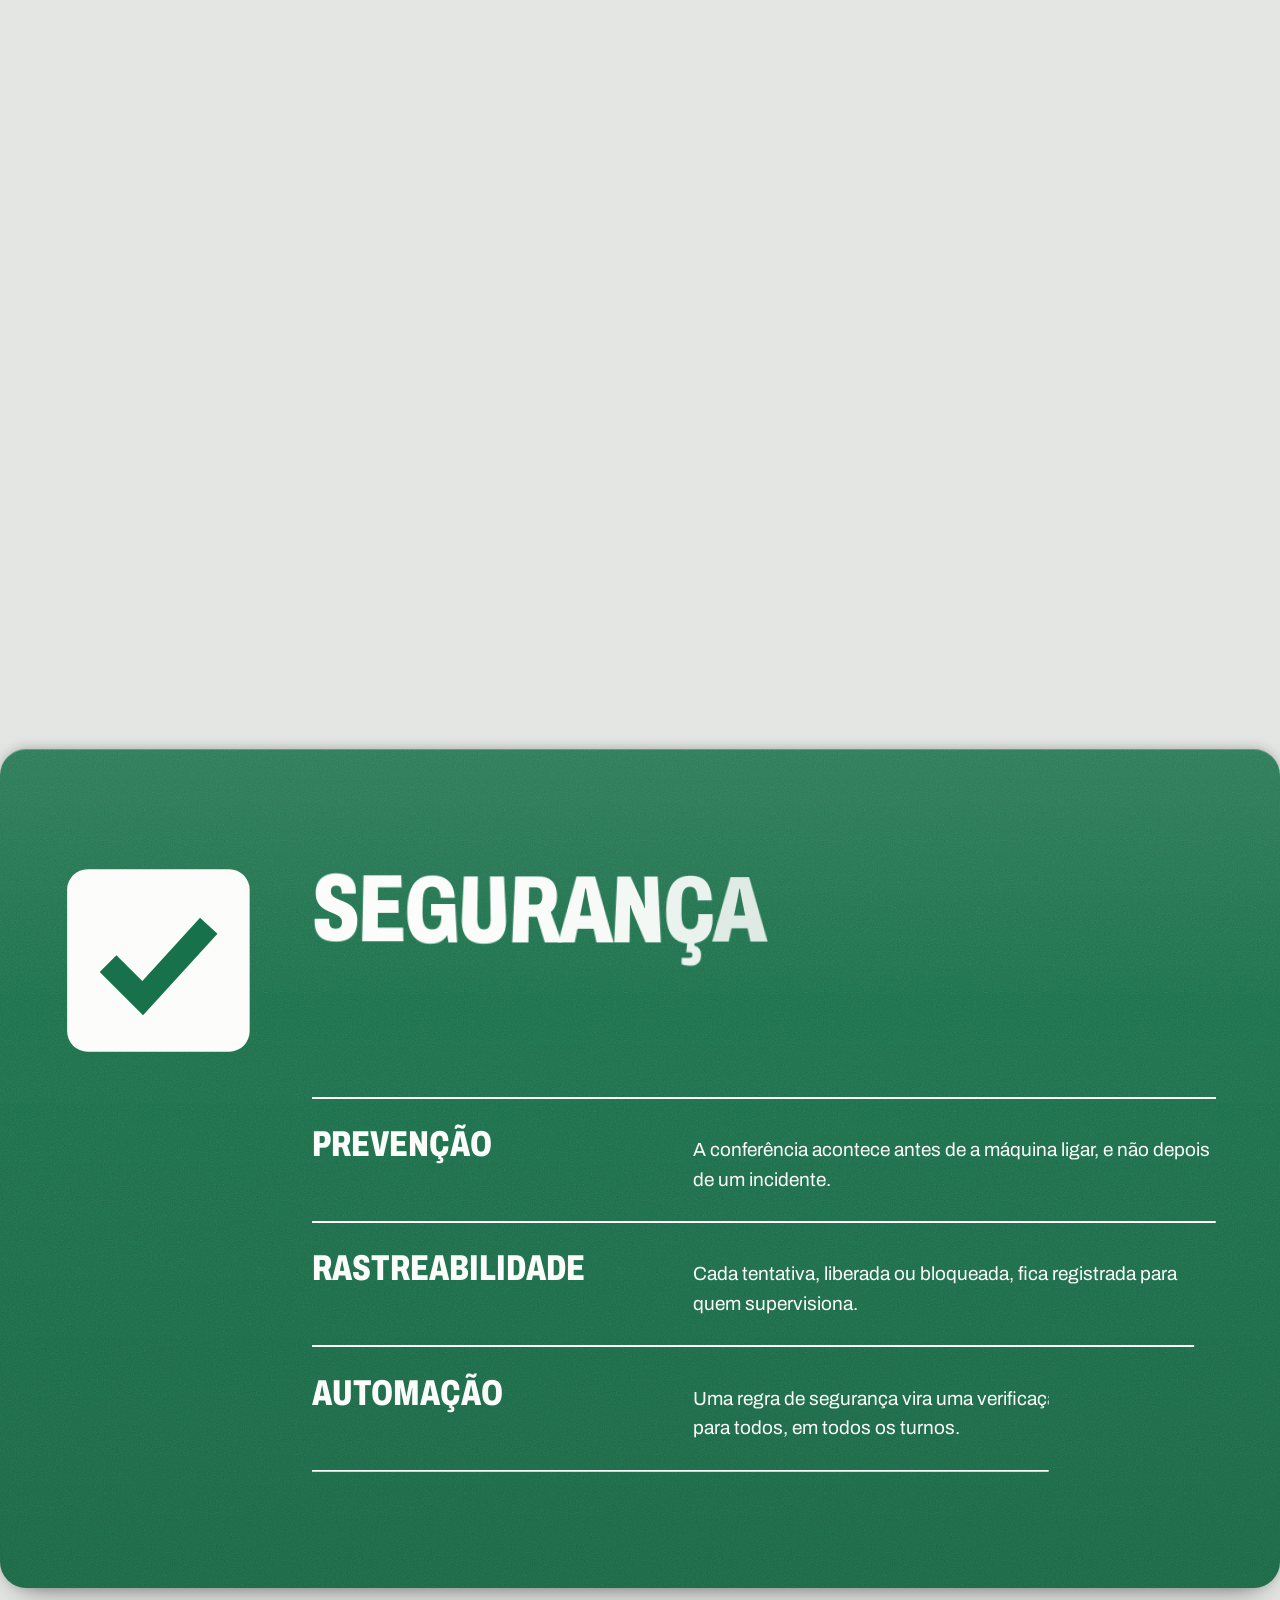
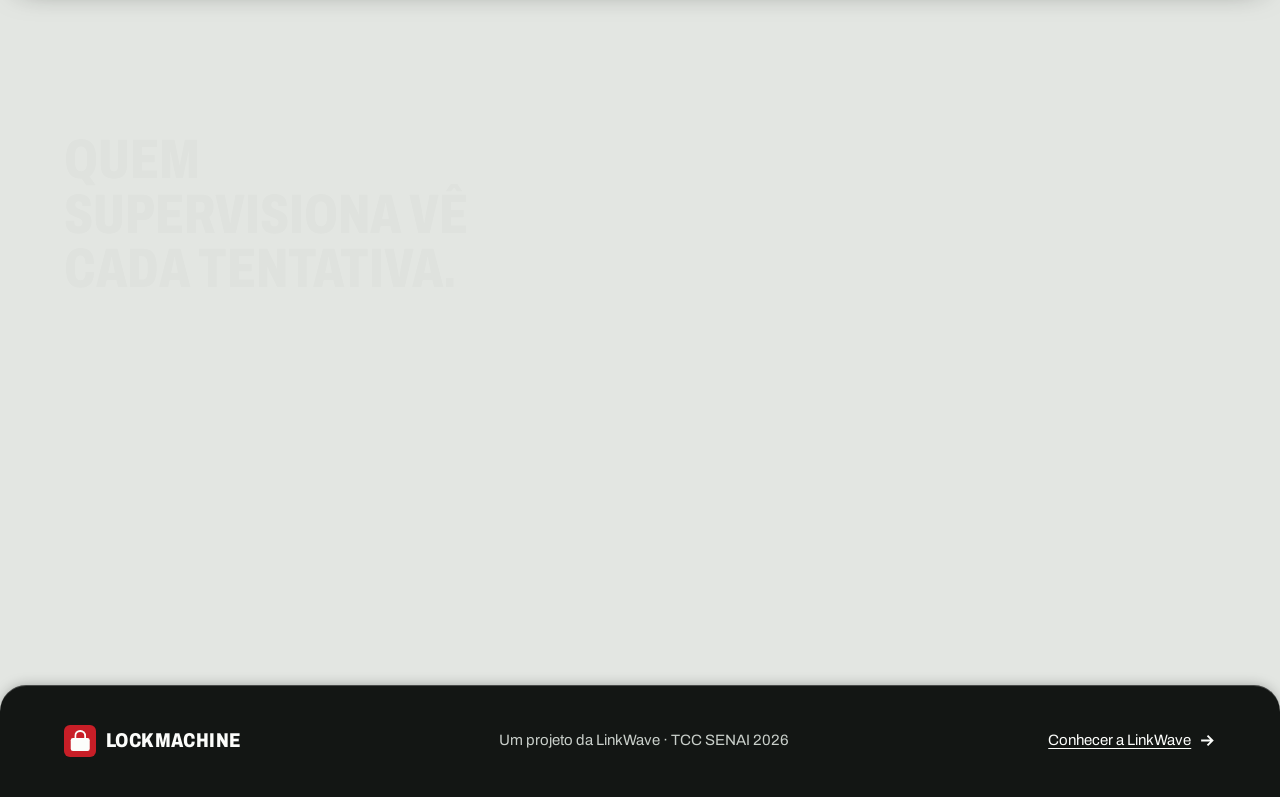
<file: linkwave-tcc-reformulado/lockmachine_app/sobre.html>
<!doctype html>
<html lang="pt-BR">
<head>
  <meta charset="UTF-8">
  <meta name="viewport" content="width=device-width, initial-scale=1.0">
  <meta name="description" content="LockMachine: controle de acesso para máquinas industriais. O crachá RFID só libera a máquina se a capacitação exigida estiver em dia.">
  <meta name="theme-color" content="#131614">
  <title>LockMachine | A máquina só liga para quem está capacitado</title>
  <link rel="icon" href="img/favicon.ico" type="image/x-icon">
  <link rel="preload" href="../assets/fonts/archivo-latin-wdth-normal.woff2" as="font" type="font/woff2" crossorigin>
  <link rel="stylesheet" href="../assets/css/base.css">
  <link rel="stylesheet" href="style.css">
  <script src="../assets/js/head.js"></script>
</head>
<body class="lockmachine">
  <a class="skip-link" href="#conteudo">Pular para o conteúdo</a>
  <header class="topbar">
    <div class="wrap topbar-inner">
      <a class="brand" href="#inicio"><span class="brand-mark brand-mark--lock" aria-hidden="true"></span>LockMachine</a>
      <button class="nav-toggle" type="button" aria-label="Abrir menu" aria-expanded="false" aria-controls="menu" data-menu-toggle><span class="icon icon--menu" aria-hidden="true"></span></button>
      <nav class="nav" id="menu" aria-label="Seções da página" data-menu>
        <a href="#risco">O risco</a>
        <a href="#funcionamento">Como funciona</a>
        <a href="#beneficios">O que muda</a>
        <a href="#registro">Registro</a>
        <a href="../institucional/index.html">LinkWave</a>
        <a class="button" href="tela_de_login.html">Abrir o painel</a>
      </nav>
    </div>
  </header>

  <main id="conteudo">
    <!-- A abertura é uma placa do tamanho da tela. Ela muda conforme o crachá. -->
    <section class="signal" id="inicio" data-signal data-state="rule">
      <span class="signal-flood" aria-hidden="true" data-flood></span>
      <div class="wrap signal-grid" data-intro>
        <!-- O disco de proibido vira o quadrado de liberado: a chapa branca muda de forma. -->
        <div class="signal-symbol" aria-hidden="true" data-vt>
          <svg viewBox="0 0 120 120">
            <rect class="s-white" x="2" y="2" width="116" height="116" rx="58" data-shape/>
            <g data-glyph="stop">
              <path class="l-ink" stroke-width="9" stroke-linecap="round" d="M60 31v27M43 42a25 25 0 1 0 34 0"/>
              <circle class="l-red" cx="60" cy="60" r="48.5" stroke-width="11" pathLength="1" data-draw/>
              <path class="l-red" stroke-width="11" pathLength="1" d="M26 26l68 68" data-draw/>
            </g>
            <g data-glyph="go">
              <path class="l-green" stroke-width="15" pathLength="1" d="M28 62l22 22 42-46" data-draw/>
            </g>
          </svg>
        </div>

        <h1 class="sign-title signal-title">
          <span class="sign-word" aria-hidden="true" data-word>Proibido</span>
          <span class="sign-message" aria-hidden="true" data-message>operar sem capacitação válida</span>
          <span class="sr-only">LockMachine: proibido operar sem capacitação válida</span>
        </h1>

        <div class="panel signal-panel">
          <p class="signal-lead">O LockMachine é um controle de acesso para máquinas industriais. O operador aproxima o crachá, o sistema confere a capacitação exigida por aquela máquina e só então libera.</p>

          <div class="verdict">
            <p class="verdict-text" role="status" data-verdict>Escolha um crachá e uma máquina e leve o crachá ao leitor.</p>
            <p class="notice" hidden data-verdict-warn><span class="icon icon--warn" aria-hidden="true"></span><span></span></p>
          </div>

          <form class="reader" data-reader>
            <fieldset class="reader-group">
              <legend class="label">Crachá</legend>
              <div class="reader-options">
                <label class="chip"><input type="radio" name="operator" value="marina" checked><span class="chip-face"><b>Marina Costa</b><span class="data">RFID 0182</span></span></label>
                <label class="chip"><input type="radio" name="operator" value="carlos"><span class="chip-face"><b>Carlos Souza</b><span class="data">RFID 0247</span></span></label>
                <label class="chip"><input type="radio" name="operator" value="pedro"><span class="chip-face"><b>Pedro Alves</b><span class="data">RFID 0115</span></span></label>
              </div>
            </fieldset>
            <fieldset class="reader-group">
              <legend class="label">Máquina</legend>
              <div class="reader-options">
                <label class="chip"><input type="radio" name="machine" value="prensa-01" checked><span class="chip-face"><b>Prensa 01</b></span></label>
                <label class="chip"><input type="radio" name="machine" value="torno-03"><span class="chip-face"><b>Torno 03</b></span></label>
                <label class="chip"><input type="radio" name="machine" value="fresa-02"><span class="chip-face"><b>Fresa 02</b></span></label>
              </div>
            </fieldset>

            <!-- O crachá pode ser arrastado até o leitor; clicar no leitor faz o mesmo. -->
            <div class="reader-stage">
              <div class="badge-hang">
                <div class="badge" aria-hidden="true" data-badge>
                  <span class="badge-slot"></span>
                  <svg class="badge-photo" viewBox="0 0 40 40">
                    <circle class="s-ink" cx="20" cy="15" r="7"/>
                    <path class="s-ink" d="M7 38c0-9 5.5-14 13-14s13 5 13 14z"/>
                  </svg>
                  <span class="badge-text"><b data-badge-name>Marina Costa</b><span class="data" data-badge-rfid>RFID 0182</span></span>
                </div>
              </div>
              <span class="reader-hint" aria-hidden="true"></span>
              <button class="reader-pad" type="submit" data-pad data-led="idle">
                <span class="reader-waves" aria-hidden="true"><i></i><i></i><i></i></span>
                <span class="reader-ping" aria-hidden="true"></span>
                <span class="reader-pad-text"><b>Aproximar crachá</b><small data-pad-machine>Leitor da Prensa 01</small></span>
              </button>
            </div>
          </form>

          <p class="fineprint">Simulação no navegador: clique no leitor ou arraste o crachá até ele. Operadores, máquinas e datas são fictícios.</p>
        </div>
      </div>
    </section>

    <div class="tape" aria-hidden="true" data-tape>
      <div class="tape-strip">
        <div class="tape-track">
          <span>Atenção<i class="icon icon--warn"></i></span>
          <span>Só opera quem está capacitado<i class="icon icon--warn"></i></span>
        </div>
      </div>
    </div>

    <!-- band--under: a placa seguinte entra por cima desta (ver base.css). -->
    <section class="band band--warn band--under" id="risco" data-sign="warn">
      <div class="wrap sign">
        <div class="symbol" aria-hidden="true">
          <svg viewBox="0 0 120 120">
            <path class="s-warn" d="M60 14l50 90H10z"/>
            <path class="s-ink" d="M54 44h12l-2 31h-8zM54 81h12v11H54z" data-mark/>
          </svg>
        </div>
        <div class="sign-body">
          <h2 class="sign-title">
            <span class="sign-word">Atenção</span>
            <span class="sign-message">A máquina não sabe quem está na frente dela.</span>
          </h2>
          <div class="prose" data-follow>
            <p>Um controle de acesso comum confere quem é a pessoa. Não confere se ela foi treinada para aquela máquina, nem se o treinamento ainda vale.</p>
            <p>A NR-12 determina que a operação de máquinas seja feita por trabalhadores habilitados, qualificados ou capacitados, e autorizados para isso (item 12.16.1). O LockMachine propõe conferir essa regra no ponto de uso: na própria máquina, antes de ela ligar.</p>
          </div>
        </div>
      </div>
    </section>

    <!-- Em tela larga esta seção fica presa enquanto o crachá passa pelas três conferências. -->
    <section class="band band--panel band--checks band--under" id="funcionamento" data-sign="plain">
      <div class="wrap">
        <h2 class="sign-title">
          <span class="sign-word">Obrigatório</span>
          <span class="sign-message">Três conferências antes de ligar.</span>
        </h2>

        <div class="checks" data-checks>
          <div class="check-rail" aria-hidden="true" data-rail>
            <span class="check-rail-fill" data-rail-fill></span>
            <svg class="check-pass" viewBox="0 0 40 48" data-pass>
              <rect class="s-white" x="2" y="6" width="36" height="40" rx="5"/>
              <rect class="s-ink" x="14" y="2" width="12" height="8" rx="3"/>
              <circle class="s-ink" cx="20" cy="22" r="6"/>
              <path class="s-ink" d="M9 40c0-7 4.5-11 11-11s11 4 11 11z"/>
            </svg>
          </div>

          <ol class="steps sign-list" role="list">
            <li class="step sign-item">
              <div class="sign-item-symbol" aria-hidden="true">
                <svg viewBox="0 0 120 120">
                  <circle class="s-blue" cx="60" cy="60" r="58"/>
                  <path class="l-white" stroke-width="6" d="M51 36l-8-21M69 36l8-21"/>
                  <rect class="s-white" x="40" y="34" width="40" height="56" rx="6"/>
                  <circle class="s-blue" cx="60" cy="56" r="8"/>
                  <path class="s-blue" d="M46 81c0-9 6-14 14-14s14 5 14 14z"/>
                </svg>
                <svg class="step-check" viewBox="0 0 40 40">
                  <rect class="s-white" x="1.5" y="1.5" width="37" height="37" rx="6"/>
                  <path class="l-green" stroke-width="5.5" d="M10 21l7 7 13-15"/>
                </svg>
              </div>
              <div class="sign-item-text">
                <h3>Identificar-se</h3>
                <p>O operador aproxima o crachá RFID do leitor instalado na máquina.</p>
              </div>
            </li>
            <li class="step sign-item">
              <div class="sign-item-symbol" aria-hidden="true">
                <svg viewBox="0 0 120 120">
                  <circle class="s-blue" cx="60" cy="60" r="58"/>
                  <rect class="s-white" x="36" y="26" width="48" height="66" rx="5"/>
                  <path class="l-blue" stroke-width="6" d="M46 41h28M46 54h28"/>
                  <circle class="s-blue" cx="60" cy="74" r="9"/>
                </svg>
                <svg class="step-check" viewBox="0 0 40 40">
                  <rect class="s-white" x="1.5" y="1.5" width="37" height="37" rx="6"/>
                  <path class="l-green" stroke-width="5.5" d="M10 21l7 7 13-15"/>
                </svg>
              </div>
              <div class="sign-item-text">
                <h3>Ter a capacitação exigida</h3>
                <p>Cada máquina tem uma capacitação exigida. O sistema confere se ela consta no cadastro do operador.</p>
              </div>
            </li>
            <li class="step sign-item">
              <div class="sign-item-symbol" aria-hidden="true">
                <svg viewBox="0 0 120 120">
                  <circle class="s-blue" cx="60" cy="60" r="58"/>
                  <path class="l-white" stroke-width="8" stroke-linecap="round" d="M45 27v14M75 27v14"/>
                  <rect class="s-white" x="30" y="35" width="60" height="56" rx="6"/>
                  <path class="s-blue" d="M30 50h60v6H30z"/>
                  <path class="l-blue" stroke-width="7" d="M45 72l9 9 20-20"/>
                </svg>
                <svg class="step-check" viewBox="0 0 40 40">
                  <rect class="s-white" x="1.5" y="1.5" width="37" height="37" rx="6"/>
                  <path class="l-green" stroke-width="5.5" d="M10 21l7 7 13-15"/>
                </svg>
              </div>
              <div class="sign-item-text">
                <h3>Estar com a validade em dia</h3>
                <p>Treinamento vencido não libera. A validade é conferida a cada tentativa.</p>
              </div>
            </li>
          </ol>

          <div class="decision" data-decision>
            <div class="plate plate--safe">
              <h3 class="plate-word">Liberado</h3>
              <p>As três conferências passaram: a máquina pode ser ligada.</p>
            </div>
            <div class="plate plate--stop">
              <h3 class="plate-word">Bloqueado</h3>
              <p>Faltou uma: a máquina permanece bloqueada e a tentativa fica registrada.</p>
            </div>
          </div>
        </div>
      </div>
    </section>

    <section class="band band--safe" id="beneficios" data-sign="safe">
      <div class="wrap sign">
        <div class="symbol" aria-hidden="true">
          <svg viewBox="0 0 120 120">
            <rect class="s-white" x="2" y="2" width="116" height="116" rx="13"/>
            <path class="l-green" stroke-width="15" pathLength="1" d="M28 62l22 22 42-46" data-draw/>
          </svg>
        </div>
        <div class="sign-body">
          <h2 class="sign-title">
            <span class="sign-word">Segurança</span>
            <span class="sign-message">O que muda no chão de fábrica.</span>
          </h2>
          <dl class="benefits" data-wipe>
            <div class="benefit">
              <dt>Prevenção</dt>
              <dd>A conferência acontece antes de a máquina ligar, e não depois de um incidente.</dd>
            </div>
            <div class="benefit">
              <dt>Rastreabilidade</dt>
              <dd>Cada tentativa, liberada ou bloqueada, fica registrada para quem supervisiona.</dd>
            </div>
            <div class="benefit">
              <dt>Automação</dt>
              <dd>Uma regra de segurança vira uma verificação rápida e igual para todos, em todos os turnos.</dd>
            </div>
          </dl>
        </div>
      </div>
    </section>

    <section class="band" id="registro" data-sign="plain">
      <div class="wrap record">
        <div class="record-text">
          <h2 data-follow>Quem supervisiona vê cada tentativa.</h2>
          <p class="prose" data-follow>As tentativas que você fez no topo da página aparecem ao lado, do jeito que chegariam ao supervisor. No painel, elas entram junto com a situação das máquinas.</p>
          <p class="notice" data-follow><span class="icon icon--warn" aria-hidden="true"></span><span>Demonstração: o painel usa dados ilustrativos e o login não autentica. O leitor físico e o banco de dados são as próximas etapas do projeto.</span></p>
          <div class="actions" data-follow>
            <a class="button" href="tela_de_login.html">Abrir o painel de demonstração<span class="icon icon--arrow" aria-hidden="true"></span></a>
          </div>
        </div>

        <div class="log-plate" data-follow>
          <div class="log-head">
            <h3 class="label">Registro de tentativas</h3>
            <span>desta sessão</span>
          </div>
          <p class="log-empty" data-log-empty>Nenhuma tentativa ainda. Leve um crachá ao leitor no topo da página.</p>
          <ul class="log-list" role="list" data-log></ul>
        </div>
      </div>
    </section>
  </main>

  <footer class="band band--ink footer">
    <div class="wrap footer-inner">
      <a class="brand" href="#inicio"><span class="brand-mark brand-mark--lock" aria-hidden="true"></span>LockMachine</a>
      <p>Um projeto da LinkWave · TCC SENAI 2026</p>
      <a href="../institucional/index.html">Conhecer a LinkWave<span class="icon icon--arrow" aria-hidden="true"></span></a>
      <!-- Chave das animações: o base.js só a mostra quando o sistema pede movimento reduzido. -->
      <div class="motion-switch" hidden data-motion-switch>
        <p role="status" data-motion-status>Animações desligadas pela configuração deste computador.</p>
        <button class="button button--ghost" type="button" data-motion-toggle>Ligar animações</button>
      </div>
    </div>
  </footer>

  <script src="../assets/vendor/gsap/gsap.min.js"></script>
  <script src="../assets/vendor/gsap/ScrollTrigger.min.js"></script>
  <script src="../assets/vendor/gsap/SplitText.min.js"></script>
  <script src="../assets/js/base.js"></script>
  <script src="script.js"></script>
</body>
</html>
</file>
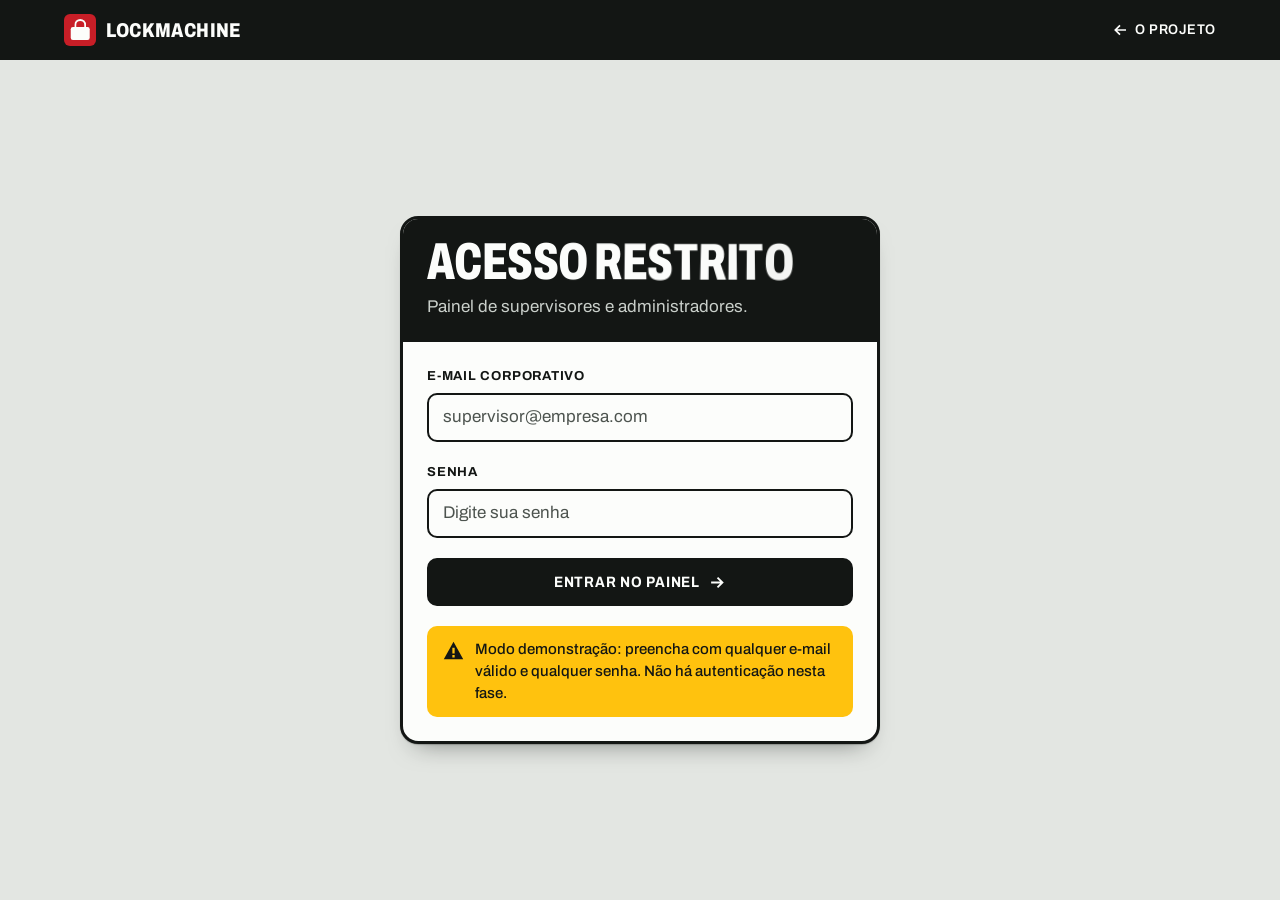
<file: linkwave-tcc-reformulado/lockmachine_app/tela_de_login.html>
<!doctype html>
<html lang="pt-BR">
<head>
  <meta charset="UTF-8">
  <meta name="viewport" content="width=device-width, initial-scale=1.0">
  <meta name="description" content="Acesso à demonstração do painel do supervisor do LockMachine.">
  <meta name="theme-color" content="#131614">
  <title>Acesso restrito | LockMachine</title>
  <link rel="icon" href="img/favicon.ico" type="image/x-icon">
  <link rel="preload" href="../assets/fonts/archivo-latin-wdth-normal.woff2" as="font" type="font/woff2" crossorigin>
  <link rel="stylesheet" href="../assets/css/base.css">
  <link rel="stylesheet" href="style.css">
  <script src="../assets/js/head.js"></script>
</head>
<body class="lockmachine login-page">
  <header class="topbar">
    <div class="wrap topbar-inner">
      <a class="brand" href="sobre.html"><span class="brand-mark brand-mark--lock" aria-hidden="true"></span>LockMachine</a>
      <nav class="nav" aria-label="Navegação">
        <a href="sobre.html"><span class="icon icon--back" aria-hidden="true"></span>O projeto</a>
      </nav>
    </div>
  </header>

  <main class="login-main" id="conteudo">
    <section class="login-sign" data-login-sign data-intro>
      <div class="login-head">
        <h1 class="sign-word">Acesso restrito</h1>
        <p role="status">Painel de supervisores e administradores.</p>
      </div>

      <!-- A validação é feita no script.js, que mostra o erro na própria placa. -->
      <form class="login-body" novalidate data-demo-login>
        <div class="field">
          <label class="label" for="email">E-mail corporativo</label>
          <input id="email" name="email" type="email" placeholder="supervisor@empresa.com" required autocomplete="email">
        </div>
        <div class="field">
          <label class="label" for="senha">Senha</label>
          <input id="senha" name="senha" type="password" placeholder="Digite sua senha" required autocomplete="current-password">
        </div>

        <p class="form-error" role="alert" data-form-message></p>
        <button class="button login-submit" type="submit">Entrar no painel<span class="icon icon--arrow" aria-hidden="true"></span></button>

        <p class="notice"><span class="icon icon--warn" aria-hidden="true"></span><span>Modo demonstração: preencha com qualquer e-mail válido e qualquer senha. Não há autenticação nesta fase.</span></p>
      </form>
    </section>
  </main>

  <script src="../assets/vendor/gsap/gsap.min.js"></script>
  <script src="../assets/vendor/gsap/SplitText.min.js"></script>
  <script src="script.js"></script>
</body>
</html>
</file>
<file: linkwave-tcc-reformulado/assets/css/base.css>
/* ==========================================================================
   LinkWave + LockMachine — base do sistema visual
   Mundo: placas de segurança industrial.
   A cor nunca decora, sempre significa:
   vermelho proíbe · amarelo alerta · azul obriga · verde libera.
   ========================================================================== */

/* Fontes (arquivos locais, licença OFL em assets/fonts) */
@font-face {
  font-family: "Archivo";
  src: url("../fonts/archivo-latin-wdth-normal.woff2") format("woff2");
  font-weight: 100 900;
  font-stretch: 62% 125%;
  font-style: normal;
  font-display: swap;
}

@font-face {
  font-family: "Martian Mono";
  src: url("../fonts/martian-mono-latin-wdth-normal.woff2") format("woff2");
  font-weight: 100 800;
  font-stretch: 75% 112.5%;
  font-style: normal;
  font-display: swap;
}

/* Tokens ------------------------------------------------------------------- */
:root {
  /* Código de cores da sinalização */
  --red: #c81e27;
  --yellow: #ffc20e;
  --blue: #0b55c4;
  --green: #17714a;

  /* Neutros, puxados para o cinza de parede de fábrica */
  --ink: #131614;
  --ink-soft: #4d544f;
  --wall: #e3e6e2;
  --white: #fcfdfb;
  --white-soft: #c9cfca;
  --line: #bfc5bf;
  --yellow-wash: #fff8e0;

  /* Cor da marca: cada site redefine (azul LinkWave, vermelho LockMachine) */
  --brand: var(--blue);

  --font: "Archivo", "Arial Narrow", Arial, sans-serif;
  --font-data: "Martian Mono", ui-monospace, "Cascadia Mono", Consolas, monospace;

  --text: 1.0625rem;
  --text-small: 0.9375rem;
  --text-label: 0.8125rem;
  --text-message: clamp(1.5rem, 1.05rem + 1.9vw, 2.5rem);
  --text-word: clamp(3rem, 1.4rem + 6.6vw, 6rem);

  --gutter: clamp(1.25rem, 0.5rem + 3vw, 3rem);
  --band-pad: clamp(4rem, 2.5rem + 6vw, 7.5rem);
  --measure: 64ch;
  --radius: 0.625rem;
  --radius-plate: clamp(0.75rem, 0.5rem + 0.8vw, 1.25rem);
  --keyline: 3px;
  --radius-band: clamp(1rem, 0.6rem + 1.3vw, 1.75rem);
  --topbar: 3.75rem;
  --ease-out: cubic-bezier(0.16, 1, 0.3, 1);

  /* Material: a placa é uma chapa esmaltada presa à parede */
  --shadow-plate: 0 1px 1px rgb(19 22 20 / 0.22), 0 14px 26px -16px rgb(19 22 20 / 0.55);
  --shadow-band: inset 0 1px 0 rgb(255 255 255 / 0.22), 0 -2px 14px -4px rgb(19 22 20 / 0.4), 0 18px 30px -20px rgb(19 22 20 / 0.6);
  --enamel: linear-gradient(180deg, rgb(255 255 255 / 0.08), rgb(255 255 255 / 0) 30%, rgb(0 0 0 / 0.08));
  --grain: url("data:image/svg+xml,%3Csvg xmlns='http://www.w3.org/2000/svg' width='180' height='180'%3E%3Cfilter id='n'%3E%3CfeTurbulence type='fractalNoise' baseFrequency='0.85' numOctaves='2' stitchTiles='stitch'/%3E%3CfeColorMatrix type='saturate' values='0'/%3E%3CfeComponentTransfer%3E%3CfeFuncA type='linear' slope='0.16'/%3E%3C/feComponentTransfer%3E%3C/filter%3E%3Crect width='100%25' height='100%25' filter='url(%23n)'/%3E%3C/svg%3E");
}

/* Base --------------------------------------------------------------------- */
*,
*::before,
*::after {
  box-sizing: border-box;
}

* {
  margin: 0;
}

html {
  scroll-behavior: smooth;
  scroll-padding-top: calc(var(--topbar) + 1rem);
  scrollbar-color: var(--ink) var(--wall);
  -webkit-text-size-adjust: 100%;
}

body {
  min-height: 100vh;
  font-family: var(--font);
  font-size: var(--text);
  line-height: 1.55;
  color: var(--ink);
  background: var(--wall);
  caret-color: var(--brand);
  -webkit-font-smoothing: antialiased;
}

img,
svg {
  display: block;
  max-width: 100%;
}

a {
  color: inherit;
  text-decoration-thickness: 0.08em;
  text-underline-offset: 0.2em;
}

button,
input {
  font: inherit;
  color: inherit;
}

ul[role="list"],
ol[role="list"] {
  padding: 0;
  list-style: none;
}

:focus-visible {
  outline: 3px solid var(--focus, currentColor);
  outline-offset: 3px;
}

::selection {
  background: var(--ink);
  color: var(--white);
}

table,
time,
.data {
  font-variant-numeric: tabular-nums;
}

/* O atributo hidden vence qualquer display definido por classe */
[hidden] {
  display: none !important;
}

/* Utilitários -------------------------------------------------------------- */
.sr-only {
  position: absolute;
  width: 1px;
  height: 1px;
  overflow: hidden;
  clip-path: inset(50%);
  white-space: nowrap;
}

/* Atalho de teclado: aparece só quando recebe foco */
.skip-link {
  position: absolute;
  top: 0.5rem;
  left: 0.5rem;
  z-index: 60;
  padding: 0.6rem 1rem;
  border-radius: var(--radius);
  background: var(--white);
  color: var(--ink);
  font-weight: 700;
  transform: translateY(-200%);
}

.skip-link:focus {
  transform: none;
}

.wrap {
  width: min(100% - 2 * var(--gutter), 72rem);
  margin-inline: auto;
}

/* Dado medido ou código: RFID, horário, data */
.data {
  font-family: var(--font-data);
  font-size: 0.8em;
  font-stretch: 87.5%;
  letter-spacing: 0;
}

.label {
  font-size: var(--text-label);
  font-weight: 700;
  letter-spacing: 0.06em;
  text-transform: uppercase;
}

.prose {
  max-width: var(--measure);
  font-size: clamp(1.0625rem, 1rem + 0.3vw, 1.1875rem);
}

.prose > * + * {
  margin-top: 1em;
}

/* Ícones: desenhados em SVG, pintados com a cor do texto */
.icon {
  display: inline-block;
  flex: none;
  width: 1.15em;
  height: 1.15em;
  background: currentColor;
  -webkit-mask: var(--icon) center / contain no-repeat;
  mask: var(--icon) center / contain no-repeat;
  transition: translate 200ms var(--ease-out);
}

.icon--arrow {
  --icon: url("data:image/svg+xml,%3Csvg xmlns='http://www.w3.org/2000/svg' viewBox='0 0 24 24' fill='none' stroke='black' stroke-width='2.6'%3E%3Cpath d='M3 12h16M12 5l7 7-7 7'/%3E%3C/svg%3E");
}

.icon--back {
  --icon: url("data:image/svg+xml,%3Csvg xmlns='http://www.w3.org/2000/svg' viewBox='0 0 24 24' fill='none' stroke='black' stroke-width='2.6'%3E%3Cpath d='M21 12H5M12 5l-7 7 7 7'/%3E%3C/svg%3E");
}

.icon--up {
  --icon: url("data:image/svg+xml,%3Csvg xmlns='http://www.w3.org/2000/svg' viewBox='0 0 24 24' fill='none' stroke='black' stroke-width='2.6'%3E%3Cpath d='M12 21V5M5 12l7-7 7 7'/%3E%3C/svg%3E");
}

.icon--out {
  --icon: url("data:image/svg+xml,%3Csvg xmlns='http://www.w3.org/2000/svg' viewBox='0 0 24 24' fill='none' stroke='black' stroke-width='2.6'%3E%3Cpath d='M6 18L18 6M8 6h10v10'/%3E%3C/svg%3E");
}

.icon--menu {
  --icon: url("data:image/svg+xml,%3Csvg xmlns='http://www.w3.org/2000/svg' viewBox='0 0 24 24' fill='none' stroke='black' stroke-width='2.6'%3E%3Cpath d='M3 7h18M3 12h18M3 17h18'/%3E%3C/svg%3E");
}

.icon--close {
  --icon: url("data:image/svg+xml,%3Csvg xmlns='http://www.w3.org/2000/svg' viewBox='0 0 24 24' fill='none' stroke='black' stroke-width='2.6'%3E%3Cpath d='M5 5l14 14M19 5L5 19'/%3E%3C/svg%3E");
}

.icon--rfid {
  --icon: url("data:image/svg+xml,%3Csvg xmlns='http://www.w3.org/2000/svg' viewBox='0 0 24 24' fill='none' stroke='black' stroke-width='2.6'%3E%3Cpath d='M5 9v6M10 6.5c2 3.4 2 7.6 0 11M14.5 4c3.2 5 3.2 11 0 16'/%3E%3C/svg%3E");
}

.icon--warn {
  --icon: url("data:image/svg+xml,%3Csvg xmlns='http://www.w3.org/2000/svg' viewBox='0 0 24 24'%3E%3Cpath fill-rule='evenodd' d='M12 2l11 20H1L12 2zm-1.3 7v6.5h2.6V9h-2.6zm0 8.2v2.6h2.6v-2.6h-2.6z'/%3E%3C/svg%3E");
}

/* Faixas: cada seção é um campo de cor inteiro ------------------------------ */
.band {
  --bg: var(--wall);
  --fg: var(--ink);
  --fg-soft: var(--ink-soft);
  position: relative;
  padding-block: var(--band-pad);
  background: var(--bg);
  color: var(--fg);
}

.band--compact {
  padding-block: clamp(2rem, 1.5rem + 2.5vw, 3.75rem);
}

.band--panel {
  --bg: var(--white);
}

.band--stop {
  --bg: var(--red);
  --fg: var(--white);
  --fg-soft: var(--white);
}

.band--warn {
  --bg: var(--yellow);
  --fg-soft: var(--ink);
}

.band--must {
  --bg: var(--blue);
  --fg: var(--white);
  --fg-soft: var(--white);
}

.band--safe {
  --bg: var(--green);
  --fg: var(--white);
  --fg-soft: var(--white);
}

.band--ink {
  --bg: var(--ink);
  --fg: var(--white);
  --fg-soft: var(--white-soft);
}

/* Chapas sobrepostas: toda placa (colorida, branca ou o rodapé) tem os cantos
   de fora arredondados e sombra, em vez de trocar de cor numa linha reta. */
.band--panel,
.band--stop,
.band--warn,
.band--must,
.band--safe,
.band--ink {
  z-index: 1;
  border-radius: var(--radius-band);
  box-shadow: var(--shadow-band);
}

/* Logo abaixo da barra superior ou da fita, a placa começa reta */
main > .band:first-child,
.tape + .band {
  border-top-left-radius: 0;
  border-top-right-radius: 0;
}

/* Quando a placa seguinte também é uma placa, esta leva .band--under: termina
   reta e continua por baixo da outra, para a sua cor aparecer atrás dos cantos
   arredondados de quem vem por cima. */
.band--under {
  border-bottom-right-radius: 0;
  border-bottom-left-radius: 0;
}

.band--under::after {
  content: "";
  position: absolute;
  inset: 100% 0 auto;
  height: var(--radius-band);
  background: var(--bg);
}

.band--stop ::selection,
.band--must ::selection,
.band--safe ::selection,
.band--ink ::selection,
.topbar ::selection {
  background: var(--white);
  color: var(--ink);
}

/* Painel: a área branca de mensagem de uma placa */
.panel {
  --bg: var(--white);
  --fg: var(--ink);
  --fg-soft: var(--ink-soft);
  padding: clamp(1.1rem, 0.8rem + 1.4vw, 1.75rem);
  border-radius: var(--radius-plate);
  background: var(--bg);
  color: var(--fg);
  box-shadow: var(--shadow-plate);
}

.panel ::selection {
  background: var(--ink);
  color: var(--white);
}

/* Título de placa: palavra de sinal + mensagem ------------------------------ */
.sign-title {
  display: grid;
  gap: 0.75rem;
}

.sign-word {
  display: block;
  font-size: var(--text-word);
  font-weight: 800;
  font-stretch: 68%;
  line-height: 0.88;
  letter-spacing: -0.01em;
  text-transform: uppercase;
}

.sign-message {
  display: block;
  max-width: 24ch;
  font-size: var(--text-message);
  font-weight: 700;
  font-stretch: 86%;
  line-height: 1.06;
  text-transform: uppercase;
  text-wrap: balance;
}

/* Mensagem com quebra de linha definida no próprio texto */
.sign-message--lines {
  max-width: none;
}

/* Placa com símbolo à esquerda e texto à direita */
.sign {
  display: grid;
  gap: clamp(1.5rem, 0.5rem + 4vw, 4rem);
  align-items: start;
}

.sign-body > * + * {
  margin-top: clamp(1.25rem, 1rem + 1vw, 2rem);
}

.symbol {
  width: clamp(5.5rem, 3rem + 11vw, 12rem);
  aspect-ratio: 1;
}

.symbol svg {
  width: 100%;
  height: 100%;
}

@media (min-width: 52rem) {
  .sign {
    grid-template-columns: auto minmax(0, 1fr);
  }
}

/* Em painel branco, a palavra de sinal leva a cor do seu código */
.band--panel .sign-word {
  color: var(--blue);
}

/* Lista de placas: símbolo grande, título e texto */
.sign-list {
  display: grid;
  gap: clamp(2rem, 1rem + 3vw, 3rem);
  margin-top: clamp(2.5rem, 2rem + 2vw, 4rem);
}

.sign-item {
  display: grid;
  grid-template-columns: auto minmax(0, 1fr);
  gap: 1.25rem;
  align-items: start;
}

.sign-item-symbol {
  position: relative;
  width: clamp(5rem, 3.5rem + 5vw, 9rem);
  aspect-ratio: 1;
}

.sign-item-symbol svg {
  width: 100%;
  height: 100%;
}

.sign-item h3 {
  font-size: clamp(1.25rem, 1.05rem + 0.8vw, 1.625rem);
  font-weight: 700;
  font-stretch: 86%;
  line-height: 1.1;
  text-transform: uppercase;
}

.sign-item p {
  max-width: 36ch;
  margin-top: 0.5rem;
  color: var(--fg-soft);
}

@media (min-width: 52rem) {
  .sign-list {
    grid-template-columns: repeat(3, minmax(0, 1fr));
  }

  .sign-item {
    grid-template-columns: 1fr;
  }
}

/* Cores dos símbolos (SVG no HTML, pintado por classe) */
.s-white { fill: var(--white); }
.s-ink { fill: var(--ink); }
.s-red { fill: var(--red); }
.s-blue { fill: var(--blue); }
.s-green { fill: var(--green); }
.s-yellow { fill: var(--yellow); }
.l-white { fill: none; stroke: var(--white); }
.l-ink { fill: none; stroke: var(--ink); }
.l-red { fill: none; stroke: var(--red); }
.l-blue { fill: none; stroke: var(--blue); }
.l-green { fill: none; stroke: var(--green); }

/* Triângulo de atenção: amarelo com contorno preto */
.s-warn {
  fill: var(--yellow);
  stroke: var(--ink);
  stroke-width: 9;
  stroke-linejoin: round;
}

/* Chapa: uma placa menor, dentro de uma faixa -------------------------------- */
.plate {
  --fg: var(--white);
  --fg-soft: var(--white);
  position: relative;
  display: block;
  padding: clamp(1.5rem, 1rem + 1.8vw, 2.5rem);
  border-radius: var(--radius-plate);
  background: var(--bg);
  color: var(--fg);
  text-decoration: none;
  box-shadow: var(--shadow-plate);
}

.plate--stop { --bg: var(--red); }
.plate--safe { --bg: var(--green); }
.plate--must { --bg: var(--blue); }

.plate ::selection {
  background: var(--white);
  color: var(--ink);
}

.plate-word {
  font-size: clamp(2rem, 1.4rem + 2.4vw, 3.25rem);
  font-weight: 800;
  font-stretch: 68%;
  line-height: 0.92;
  text-transform: uppercase;
}

.plate p {
  max-width: 38ch;
  margin-top: 0.7rem;
}

/* Botões: chapas ------------------------------------------------------------ */
.button {
  display: inline-flex;
  align-items: center;
  justify-content: center;
  gap: 0.6em;
  min-height: 3rem;
  padding: 0.65em 1.25em;
  border: 2px solid var(--fg, var(--ink));
  border-radius: var(--radius);
  background: var(--fg, var(--ink));
  color: var(--bg, var(--white));
  font-size: var(--text-small);
  font-weight: 700;
  font-stretch: 88%;
  line-height: 1.2;
  letter-spacing: 0.05em;
  text-transform: uppercase;
  text-decoration: none;
  cursor: pointer;
  transition: background-color 150ms, color 150ms, transform 150ms var(--ease-out);
}

.button:hover {
  background: transparent;
  color: var(--fg, var(--ink));
}

.button:active {
  transform: translateY(1px);
}

/* O anel de foco usa a cor do texto da superfície, nunca a do próprio botão */
.button:focus-visible {
  outline-color: var(--fg, var(--ink));
}

.button--ghost {
  background: transparent;
  color: var(--fg, var(--ink));
}

.button--ghost:hover {
  background: var(--fg, var(--ink));
  color: var(--bg, var(--white));
}

.actions {
  display: flex;
  flex-wrap: wrap;
  gap: 0.75rem;
}

/* Barra superior ------------------------------------------------------------ */
.topbar {
  --bg: var(--ink);
  --fg: var(--white);
  position: sticky;
  top: 0;
  z-index: 40;
  background: var(--bg);
  color: var(--fg);
}

.topbar-inner {
  display: flex;
  align-items: center;
  justify-content: space-between;
  gap: 1rem;
  min-height: var(--topbar);
}

.brand {
  display: inline-flex;
  align-items: center;
  gap: 0.65rem;
  font-size: 1.25rem;
  font-weight: 800;
  font-stretch: 80%;
  letter-spacing: 0.02em;
  text-transform: uppercase;
  text-decoration: none;
}

/* Marca: um quadrado na cor da marca com o símbolo em branco */
.brand-mark {
  position: relative;
  display: flex;
  align-items: flex-end;
  justify-content: center;
  gap: 0.16rem;
  width: 2rem;
  height: 2rem;
  padding: 0.38rem;
  border-radius: 0.375rem;
  background: var(--brand);
}

/* LinkWave: três barras inclinadas */
.brand-mark--bars i {
  width: 0.28rem;
  border-radius: 1px;
  background: var(--white);
  transform: skewX(-14deg);
}

.brand-mark--bars i:nth-child(1) { height: 52%; }
.brand-mark--bars i:nth-child(2) { height: 100%; }
.brand-mark--bars i:nth-child(3) { height: 76%; }

/* LockMachine: cadeado */
.brand-mark--lock::before {
  content: "";
  position: absolute;
  top: 0.32rem;
  left: 50%;
  width: 0.72rem;
  height: 0.7rem;
  border: 0.17rem solid var(--white);
  border-bottom: 0;
  border-radius: 0.4rem 0.4rem 0 0;
  transform: translateX(-50%);
}

.brand-mark--lock::after {
  content: "";
  position: absolute;
  bottom: 0.36rem;
  left: 50%;
  width: 1.16rem;
  height: 0.8rem;
  border-radius: 0.14rem;
  background: var(--white);
  transform: translateX(-50%);
}

.nav {
  display: flex;
  flex-wrap: wrap;
  align-items: center;
  justify-content: flex-end;
  gap: 0.25rem clamp(1rem, 0.4rem + 1.6vw, 2rem);
}

.nav a:not(.button) {
  display: inline-flex;
  align-items: center;
  gap: 0.5em;
  padding-block: 0.5rem;
  font-size: 0.875rem;
  font-weight: 600;
  font-stretch: 90%;
  letter-spacing: 0.05em;
  text-transform: uppercase;
  text-decoration: none;
  background: linear-gradient(currentColor, currentColor) 0 calc(100% - 0.3rem) / 0 2px no-repeat;
  transition: background-size 250ms var(--ease-out);
}

/* O sublinhado corre da esquerda para a direita */
.nav a:not(.button):hover {
  background-size: 100% 2px;
}

.nav .button {
  min-height: 2.5rem;
  padding-block: 0.4em;
  font-size: 0.8125rem;
}

.nav-toggle {
  display: none;
  align-items: center;
  justify-content: center;
  width: 2.75rem;
  height: 2.75rem;
  border: 0;
  border-radius: var(--radius);
  background: transparent;
  cursor: pointer;
}

.nav-toggle .icon {
  width: 1.5rem;
  height: 1.5rem;
}

@media (max-width: 51.99rem) {
  .js .nav-toggle {
    display: inline-flex;
  }

  /* Só o menu que tem botão recolhe; sem JavaScript ele fica sempre aberto. */
  .js .nav[data-menu] {
    position: absolute;
    inset: 100% 0 auto;
    display: none;
    flex-direction: column;
    align-items: stretch;
    gap: 0;
    padding: 0.5rem var(--gutter) 1.25rem;
    border-top: 1px solid rgb(255 255 255 / 0.22);
    background: var(--ink);
  }

  .js .nav[data-menu][data-open] {
    display: flex;
  }

  .js .nav[data-menu] a:not(.button) {
    padding-block: 0.85rem;
    border-bottom: 1px solid rgb(255 255 255 / 0.14);
    font-size: 1rem;
  }

  .js .nav[data-menu] .button {
    min-height: 3rem;
    margin-top: 1rem;
  }
}

/* Abertura: a placa do tamanho da tela -------------------------------------- */
.signal {
  --bg: var(--red);
  --fg: var(--white);
  --fg-soft: var(--white);
  position: relative;
  isolation: isolate;
  display: grid;
  align-items: center;
  min-height: calc(100svh - var(--topbar));
  padding-block: clamp(1.5rem, 0.9rem + 2.4vw, 3rem) clamp(2.5rem, 1.8rem + 2.2vw, 3.5rem);
  overflow: hidden;
  background: var(--bg);
  color: var(--fg);
}

.signal--must {
  --bg: var(--blue);
}

.signal[data-state="granted"] {
  --bg: var(--green);
}

.signal ::selection {
  background: var(--white);
  color: var(--ink);
}

.signal > .wrap {
  position: relative;
  z-index: 2;
}

/* Três áreas: símbolo, título e painel. A grade muda conforme a tela. */
.signal-grid {
  display: grid;
  grid-template-areas:
    "symbol"
    "title"
    "panel";
  gap: clamp(1rem, 0.6rem + 1.6vw, 1.75rem) clamp(1.5rem, 0.5rem + 3vw, 3.5rem);
  align-items: start;
}

.signal-symbol {
  grid-area: symbol;
  display: grid;
  width: 4.75rem;
  aspect-ratio: 1;
}

.signal-title {
  grid-area: title;
}

.signal-symbol svg {
  grid-area: 1 / 1;
  width: 100%;
  height: 100%;
}

.signal-title .sign-word {
  font-size: clamp(3.5rem, 1.4rem + 7.6vw, 8rem);
  white-space: nowrap;
}

.signal-title .sign-message {
  max-width: 34ch;
  font-size: clamp(1.375rem, 0.9rem + 2.1vw, 2.625rem);
}

.signal-panel {
  grid-area: panel;
  display: grid;
  gap: 1rem;
}

.signal-lead {
  max-width: 60ch;
  font-size: clamp(1.0625rem, 1rem + 0.35vw, 1.1875rem);
}

/* Tela larga e alta: símbolo grande à esquerda, título e painel à direita */
@media (min-width: 60rem) {
  .signal-grid {
    grid-template-columns: minmax(9rem, 0.36fr) minmax(0, 1fr);
    grid-template-areas:
      "symbol title"
      "symbol panel";
  }

  .signal-symbol {
    width: min(100%, 46vh, 22rem);
    margin-top: 0.5rem;
  }
}

/* Notebook (tela larga e baixa): símbolo e título à esquerda, painel à direita,
   para o leitor caber na primeira tela */
@media (min-width: 60rem) and (max-height: 46rem) {
  .signal-grid {
    grid-template-columns: minmax(0, 0.8fr) minmax(0, 1fr);
    grid-template-areas:
      "symbol panel"
      "title panel";
    grid-template-rows: auto 1fr;
    align-items: center;
  }

  .signal-symbol {
    align-self: end;
    width: min(100%, 28vh);
    margin-top: 0;
  }

  .signal-title {
    align-self: start;
  }

  .signal-title .sign-word {
    font-size: clamp(3rem, min(1rem + 5.4vw, 17vh), 6.5rem);
  }

  .signal-title .sign-message {
    font-size: clamp(1.25rem, min(0.8rem + 1.5vw, 5.6vh), 2.125rem);
  }
}

/* Aviso: uma plaquinha amarela ---------------------------------------------- */
.notice {
  display: flex;
  align-items: flex-start;
  gap: 0.7rem;
  max-width: var(--measure);
  padding: 0.8rem 1rem;
  border-radius: var(--radius);
  background: var(--yellow);
  color: var(--ink);
  font-size: var(--text-small);
  font-weight: 500;
  line-height: 1.45;
}

.notice .icon {
  width: 1.3rem;
  height: 1.3rem;
  margin-top: 0.05rem;
}

.fineprint {
  color: var(--fg-soft);
  font-size: var(--text-small);
}

/* Situação: plaquinha com cor, forma e palavra ------------------------------ */
.status {
  display: inline-flex;
  align-items: center;
  gap: 0.5em;
  padding: 0.28em 0.65em 0.28em 0.55em;
  border-radius: 0.3rem;
  font-size: 0.8125rem;
  font-weight: 700;
  font-stretch: 88%;
  line-height: 1.3;
  letter-spacing: 0.05em;
  text-transform: uppercase;
  white-space: nowrap;
}

.status::before {
  content: "";
  flex: none;
  width: 0.8em;
  height: 0.8em;
  background: currentColor;
}

/* Liberado: quadrado · Bloqueado: disco com barra · Atenção: triângulo */
.status--ok {
  background: var(--green);
  color: var(--white);
}

.status--ok::before {
  border-radius: 1px;
}

.status--blocked {
  background: var(--red);
  color: var(--white);
}

.status--blocked::before {
  border-radius: 50%;
  background: linear-gradient(45deg, transparent 42%, var(--red) 42% 58%, transparent 58%) var(--white);
}

.status--warn {
  background: var(--yellow);
  color: var(--ink);
}

.status--warn::before {
  width: 0.9em;
  clip-path: polygon(50% 6%, 100% 94%, 0 94%);
}

/* Rodapé -------------------------------------------------------------------- */
.footer {
  padding-block: 2.5rem;
  font-size: var(--text-small);
}

.footer-inner {
  display: flex;
  flex-wrap: wrap;
  align-items: center;
  justify-content: space-between;
  gap: 1rem 2rem;
}

.footer p {
  color: var(--fg-soft);
}

.footer a {
  display: inline-flex;
  align-items: center;
  gap: 0.5em;
}

/* O rodapé é a última chapa: termina reto, na base da página */
.footer {
  border-bottom-right-radius: 0;
  border-bottom-left-radius: 0;
}

/* Chave das animações: uma linha própria no fim do rodapé. O base.js só a
   mostra quando o sistema pede movimento reduzido. */
.motion-switch {
  display: flex;
  flex-wrap: wrap;
  align-items: center;
  gap: 0.75rem 1.25rem;
  flex-basis: 100%;
}

.motion-switch .button {
  min-height: 2.5rem;
  padding-block: 0.4em;
  font-size: var(--text-label);
}

/* Material: a placa é uma chapa esmaltada, não uma cor de tela ---------------- */
.signal,
.band--stop,
.band--warn,
.band--must,
.band--safe,
.plate {
  background-image: var(--enamel), var(--grain);
}

/* O trecho que continua por baixo da placa seguinte leva o tom da base do esmalte */
.band--stop.band--under::after,
.band--warn.band--under::after,
.band--must.band--under::after,
.band--safe.band--under::after {
  background-image: linear-gradient(rgb(0 0 0 / 0.08), rgb(0 0 0 / 0.08));
}

/* Brilho do esmalte: uma faixa de luz que atravessa a placa */
.sheen {
  position: absolute;
  inset: 0;
  z-index: 1;
  background: linear-gradient(105deg, transparent 42%, rgb(255 255 255 / 0.2) 50%, transparent 58%);
  visibility: hidden;
  pointer-events: none;
}

/* Reflexo que acompanha o cursor (o base.js atualiza --mx, --my e --gloss) */
.signal::after {
  content: "";
  position: absolute;
  inset: 0;
  z-index: 1;
  background: radial-gradient(circle 26rem at var(--mx, 50%) var(--my, 0%), rgb(255 255 255 / 0.14), transparent 70%);
  opacity: var(--gloss, 0);
  pointer-events: none;
  transition: opacity 400ms;
}

/* Fita de isolamento entre seções ------------------------------------------- */
.tape {
  --tape-bg: var(--yellow);
  --tape-fg: var(--ink);
  position: relative;
  z-index: 3;
  margin-block: -2.4rem;
  padding-block: 1.2rem;
  overflow-x: clip;
  pointer-events: none;
}

.tape--must {
  --tape-bg: var(--blue);
  --tape-fg: var(--white);
}

/* As bordas listradas são o fundo da tira aparecendo acima e abaixo da faixa */
.tape-strip {
  width: 108%;
  margin-left: -4%;
  padding-block: 0.4rem;
  background: repeating-linear-gradient(-45deg, var(--tape-fg) 0 0.55rem, var(--tape-bg) 0.55rem 1.1rem);
  rotate: -1.3deg;
  filter: drop-shadow(0 6px 5px rgb(0 0 0 / 0.28));
}

.tape-track {
  display: flex;
  width: max-content;
  background: var(--tape-bg);
  color: var(--tape-fg);
  font-size: clamp(1.125rem, 0.9rem + 1vw, 1.625rem);
  font-weight: 800;
  font-stretch: 72%;
  line-height: 1;
  letter-spacing: 0.02em;
  text-transform: uppercase;
  white-space: nowrap;
}

.tape-track span {
  display: inline-flex;
  align-items: center;
  gap: 1.1em;
  padding: 0.45em 0.55em;
}

/* Barra de progresso da rolagem, na base da barra superior */
.progress {
  position: absolute;
  right: 0;
  bottom: 0;
  left: 0;
  height: 3px;
  background: var(--white);
  transform: scaleX(0);
  transform-origin: 0 50%;
}

/* Reação ao mouse ----------------------------------------------------------- */
.button:hover .icon--arrow,
a:hover > .icon--arrow {
  translate: 0.3em 0;
}

a:hover > .icon--back {
  translate: -0.3em 0;
}

a:hover > .icon--up {
  translate: 0 -0.3em;
}

/* Movimento -----------------------------------------------------------------
   A página só anima com a classe .motion na raiz. Quem a põe é o head.js,
   quando o sistema permite movimento ou quando a pessoa liga as animações
   pela chave do rodapé. */

/* A abertura começa escondida e o base.js a revela animando. Se o script
   falhar, a própria CSS mostra o conteúdo depois de 3 segundos. */
.motion [data-intro] {
  visibility: hidden;
  animation: intro-failsafe 1ms linear 3s forwards;
}

.motion.vt [data-intro] {
  visibility: visible;
  animation: none;
}

@keyframes intro-failsafe {
  to { visibility: visible; }
}

/* Transição entre páginas: a placa de proibido viaja de uma para a outra.
   Aqui ela segue o sistema; com as animações ligadas pela chave do rodapé,
   quem ativa é o head.js. */
@media (prefers-reduced-motion: no-preference) {
  @view-transition {
    navigation: auto;
  }
}

.topbar {
  view-transition-name: topbar;
}

[data-vt] {
  view-transition-name: sign-stop;
}

::view-transition-group(sign-stop) {
  animation-duration: 650ms;
  animation-timing-function: cubic-bezier(0.16, 1, 0.3, 1);
}

::view-transition-old(root) {
  animation-duration: 250ms;
}

::view-transition-new(root) {
  animation-duration: 400ms;
}

@media (prefers-reduced-motion: reduce) {
  html:not(.motion) {
    scroll-behavior: auto;
  }
}
</file>
<file: linkwave-tcc-reformulado/institucional/style.css>
/* ==========================================================================
   LinkWave — site institucional
   A base (cores, tipos, placas, botões) está em ../assets/css/base.css
   ========================================================================== */

.linkwave {
  --brand: var(--blue);
}

.about-lead,
.projects-lead {
  margin-top: clamp(1.25rem, 1rem + 1vw, 2rem);
}

/* Projeto em destaque: os três pontos, separados por filetes */
.points {
  max-width: 34rem;
  border-top: 2px solid var(--fg);
  font-weight: 600;
}

.points li {
  padding-block: 0.7rem;
  border-bottom: 2px solid var(--fg);
}

/* Equipe: cada pessoa é uma placa de identificação ---------------------------- */
.team-head {
  display: grid;
  gap: clamp(1.25rem, 1rem + 1vw, 2rem);
}

.team {
  display: grid;
  grid-template-columns: repeat(2, minmax(0, 1fr));
  gap: clamp(0.75rem, 0.4rem + 1.4vw, 1.25rem);
  margin-top: clamp(2.5rem, 2rem + 2vw, 4rem);
}

/* A plaqueta preta estica até a base, para os cartões de uma fileira terem a
   mesma altura mesmo quando o papel ocupa duas linhas. */
.person {
  display: flex;
  flex-direction: column;
  overflow: hidden;
  border: 2px solid var(--ink);
  border-radius: var(--radius-plate);
  background: var(--white);
  box-shadow: var(--shadow-plate);
  transition: box-shadow 250ms;
}

/* A placa sai da parede quando o cursor chega (a inclinação vem do base.js) */
.person:hover {
  box-shadow: 0 2px 2px rgb(19 22 20 / 0.2), 0 26px 36px -18px rgb(19 22 20 / 0.6);
}

.person img {
  transition: scale 500ms var(--ease-out);
}

.person:hover img {
  scale: 1.04;
}

.person img {
  width: 100%;
  height: auto;
  aspect-ratio: 481 / 531;
  object-fit: cover;
}

.person-plate {
  flex: 1;
  padding: 0.7rem 0.9rem 0.8rem;
  background: var(--ink);
  color: var(--white);
}

.person-plate h3 {
  font-size: clamp(1.25rem, 1.1rem + 0.6vw, 1.5rem);
  font-weight: 800;
  font-stretch: 75%;
  line-height: 1.05;
  text-transform: uppercase;
}

.person-plate p {
  color: var(--white-soft);
  font-size: var(--text-small);
}

@media (min-width: 40rem) {
  .team {
    grid-template-columns: repeat(3, minmax(0, 1fr));
  }
}

@media (min-width: 64rem) {
  .team {
    grid-template-columns: repeat(5, minmax(0, 1fr));
  }
}

/* Página de projetos: a placa inteira é o link -------------------------------- */
.featured {
  display: grid;
  gap: clamp(1.5rem, 1rem + 3vw, 3rem);
  align-items: center;
  padding: clamp(2rem, 1.2rem + 3.5vw, 4rem);
}

.featured .plate-word {
  font-size: clamp(2.75rem, 1.6rem + 5vw, 5.5rem);
}

.featured p {
  font-size: clamp(1.0625rem, 1rem + 0.5vw, 1.375rem);
}

.featured .button {
  margin-top: 1.5rem;
}

.featured:hover .button {
  background: transparent;
  color: var(--fg);
}

@media (min-width: 48rem) {
  .featured {
    grid-template-columns: auto minmax(0, 1fr);
  }
}
</file>
<file: linkwave-tcc-reformulado/lockmachine_app/style.css>
/* ==========================================================================
   LockMachine — páginas do produto
   A base (cores, tipos, placas, botões, material) está em ../assets/css/base.css
   ========================================================================== */

.lockmachine {
  --brand: var(--red);
}

/* Abertura: a placa que confere o crachá ------------------------------------ */
/* O disco que "inunda" a placa com a cor do veredito, a partir do leitor */
.signal-flood {
  position: absolute;
  top: 0;
  left: 0;
  z-index: 0;
  width: 8rem;
  height: 8rem;
  border-radius: 50%;
  visibility: hidden;
}

/* A mesma chapa branca mostra o proibido ou o liberado */
.signal [data-glyph="go"],
.signal[data-state="granted"] [data-glyph="stop"] {
  visibility: hidden;
}

.signal[data-state="granted"] [data-glyph="go"] {
  visibility: visible;
}

/* Cada letra da palavra de sinal gira como uma plaqueta */
.signal [data-word] span {
  display: inline-block;
  backface-visibility: hidden;
}

/* Simulador: crachá, máquina e o leitor */
.reader {
  display: grid;
  gap: 1rem;
}

.reader-group {
  min-width: 0;
  padding: 0;
  border: 0;
}

.reader-group legend {
  padding: 0;
  margin-bottom: 0.45rem;
}

.reader-options {
  display: grid;
  grid-template-columns: repeat(3, minmax(0, 1fr));
  gap: 0.5rem;
}

.chip {
  position: relative;
  display: block;
}

.chip input {
  position: absolute;
  inset: 0;
  width: 100%;
  height: 100%;
  margin: 0;
  opacity: 0;
  cursor: pointer;
}

.chip-face {
  display: grid;
  align-content: center;
  gap: 0.15rem;
  height: 100%;
  min-height: 3.25rem;
  padding: 0.5rem 0.6rem;
  border: 2px solid var(--ink);
  border-radius: var(--radius);
  background: var(--white);
  font-size: var(--text-small);
  line-height: 1.2;
  transition: background-color 120ms, color 120ms, scale 120ms;
}

.chip-face b {
  font-weight: 700;
  font-stretch: 88%;
}

.chip:hover .chip-face {
  background: var(--wall);
}

.chip:active .chip-face {
  scale: 0.97;
}

.chip input:checked + .chip-face {
  background: var(--ink);
  color: var(--white);
}

.chip input:focus-visible + .chip-face {
  outline: 3px solid var(--blue);
  outline-offset: 2px;
}

/* Palco do leitor: o crachá à esquerda, o leitor à direita */
.reader-stage {
  grid-column: 1 / -1;
  display: grid;
  grid-template-columns: auto minmax(1.25rem, 0.35fr) minmax(0, 1.65fr);
  align-items: center;
  gap: 0.75rem;
}

.badge-hang {
  position: relative;
  z-index: 2;
  transform-origin: 50% -40%;
}

.badge {
  position: relative;
  display: grid;
  grid-template-columns: auto minmax(0, 1fr);
  align-items: center;
  gap: 0.6rem;
  width: 10.5rem;
  padding: 1.1rem 0.7rem 0.6rem;
  border: 2px solid var(--ink);
  border-radius: 0.6rem;
  background: var(--white);
  box-shadow: var(--shadow-plate);
  cursor: grab;
  touch-action: none;
  user-select: none;
}

.badge.is-dragging {
  cursor: grabbing;
}

/* O furo do cordão */
.badge-slot {
  position: absolute;
  top: 0.35rem;
  left: 50%;
  width: 1.9rem;
  height: 0.4rem;
  border-radius: 1rem;
  background: var(--ink);
  translate: -50% 0;
}

.badge-photo {
  width: 2.5rem;
  height: 2.5rem;
  border-radius: 0.3rem;
  background: var(--wall);
}

.badge-text {
  display: grid;
  gap: 0.1rem;
  font-size: var(--text-small);
  line-height: 1.2;
}

.badge-text b {
  font-weight: 700;
  font-stretch: 88%;
}

/* Linha tracejada: o caminho do crachá até o leitor */
.reader-hint {
  height: 2px;
  background: repeating-linear-gradient(90deg, var(--ink) 0 0.4rem, transparent 0.4rem 0.8rem);
}

.reader-pad {
  position: relative;
  display: grid;
  grid-template-columns: auto minmax(0, 1fr);
  align-items: center;
  gap: 0.9rem;
  min-height: 5.25rem;
  padding: 0.75rem 1.1rem;
  overflow: hidden;
  border: 2px solid var(--ink);
  border-radius: var(--radius);
  background: var(--ink);
  color: var(--white);
  text-align: left;
  cursor: pointer;
  transition: background-color 200ms, border-color 200ms, box-shadow 150ms;
}

/* O leitor acende com a cor do veredito */
.reader-pad[data-led="granted"] {
  border-color: var(--green);
  background: var(--green);
}

.reader-pad[data-led="denied"] {
  border-color: var(--red);
  background: var(--red);
}

.reader-pad.is-target {
  box-shadow: 0 0 0 3px var(--white), 0 0 0 6px var(--ink);
}

.reader-pad:focus-visible {
  outline: 3px solid var(--blue);
  outline-offset: 3px;
}

.reader-pad b {
  display: block;
  font-size: 1.0625rem;
  font-weight: 800;
  font-stretch: 84%;
  line-height: 1.15;
  letter-spacing: 0.04em;
  text-transform: uppercase;
}

.reader-pad small {
  display: block;
  margin-top: 0.15rem;
  color: var(--white-soft);
  font-size: var(--text-small);
}

.reader-pad[data-led="granted"] small,
.reader-pad[data-led="denied"] small {
  color: var(--white);
}

/* Ondas de RFID: um ponto e três arcos */
.reader-waves {
  position: relative;
  width: 2.6rem;
  height: 2.6rem;
}

.reader-waves::before {
  content: "";
  position: absolute;
  top: 50%;
  left: 0.1rem;
  width: 0.5rem;
  height: 0.5rem;
  border-radius: 50%;
  background: currentColor;
  translate: 0 -50%;
}

.reader-waves i {
  position: absolute;
  top: 50%;
  left: 0.35rem;
  border: 0.2rem solid transparent;
  border-right-color: currentColor;
  border-radius: 50%;
  translate: -50% -50%;
}

.reader-waves i:nth-child(1) { width: 1.3rem; height: 1.3rem; }
.reader-waves i:nth-child(2) { width: 2.5rem; height: 2.5rem; }
.reader-waves i:nth-child(3) { width: 3.7rem; height: 3.7rem; }

/* O pulso que dispara na leitura */
.reader-ping {
  position: absolute;
  top: 50%;
  left: 1.45rem;
  width: 1rem;
  height: 1rem;
  border: 2px solid currentColor;
  border-radius: 50%;
  opacity: 0;
  translate: -50% -50%;
}

/* O motivo do veredito fica logo abaixo da placa, antes dos controles */
.verdict {
  display: grid;
  gap: 0.6rem;
  min-height: 3.2em;
  padding-block: 0.75rem;
  border-block: 2px solid var(--ink);
}

.verdict-text {
  font-weight: 600;
}

/* Movimento: só com a classe .motion na raiz (posta pelo head.js, ver base.css).
   O :where() não soma peso ao seletor, então as regras valem o mesmo que as
   outras e podem ser desligadas mais abaixo, como a linha tracejada no celular. */

/* O leitor chama: as ondas se propagam, o crachá balança no cordão */
:where(.motion) .reader-waves i {
  animation: wave 1.8s ease-out infinite;
}

:where(.motion) .reader-waves i:nth-child(2) { animation-delay: 0.18s; }
:where(.motion) .reader-waves i:nth-child(3) { animation-delay: 0.36s; }

:where(.motion) .reader-pad:hover .reader-waves i {
  animation-duration: 0.9s;
}

:where(.motion) .badge-hang {
  animation: sway 3.6s ease-in-out infinite alternate;
}

:where(.motion) .reader-hint {
  animation: march 0.9s linear infinite;
}

/* Fora da tela, tudo isso para */
.is-away .reader-waves i,
.is-away .badge-hang,
.is-away .reader-hint {
  animation-play-state: paused;
}

@keyframes wave {
  0%, 100% { opacity: 0.25; }
  30% { opacity: 1; }
}

@keyframes sway {
  from { rotate: -1.6deg; }
  to { rotate: 1.6deg; }
}

@keyframes march {
  to { background-position-x: 0.8rem; }
}

/* Sem movimento, a cor do veredito troca com uma passagem suave */
@media (prefers-reduced-motion: reduce) {
  :where(:root:not(.motion)) .signal {
    transition: background-color 250ms;
  }
}

/* No celular os controles vêm antes do texto, para a placa e o leitor
   caberem na mesma tela */
@media (max-width: 59.99rem) {
  .signal-panel .signal-lead {
    order: 1;
  }

  .signal-panel .fineprint {
    order: 2;
  }
}

@media (max-width: 35.99rem) {
  .reader-stage {
    grid-template-columns: 1fr;
    justify-items: center;
    gap: 0.5rem;
  }

  .reader-hint {
    width: 2px;
    height: 1rem;
    background: repeating-linear-gradient(180deg, var(--ink) 0 0.3rem, transparent 0.3rem 0.6rem);
    animation: none;
  }

  .reader-pad {
    width: 100%;
    min-height: 4.25rem;
  }
}

/* Em telas largas, e no notebook, crachá e máquina ficam lado a lado */
@media (min-width: 75rem), (min-width: 60rem) and (max-height: 46rem) {
  .reader {
    grid-template-columns: minmax(0, 1.3fr) minmax(0, 1fr);
  }
}

/* Obrigatório: as três conferências ----------------------------------------- */
.steps {
  counter-reset: step;
}

.checks {
  position: relative;
}

/* O trilho e o crachá que percorre as conferências só existem em tela larga */
.check-rail {
  display: none;
}

/* O selo de "conferido" no canto de cada placa */
.sign-item-symbol .step-check {
  position: absolute;
  right: -6%;
  bottom: -6%;
  width: 38%;
  height: 38%;
}

.step-check rect {
  stroke: var(--ink);
  stroke-width: 3;
}

/* A ordem importa: são conferências em sequência */
.step h3::before {
  counter-increment: step;
  content: counter(step) ". ";
}

.decision {
  display: grid;
  gap: 1rem;
  margin-top: clamp(2.5rem, 2rem + 2vw, 4rem);
}

@media (min-width: 44rem) {
  .decision {
    grid-template-columns: 1fr 1fr;
  }
}

/* Tela larga: título à esquerda, conferências à direita, tudo numa tela só,
   porque a seção fica presa enquanto o crachá percorre o trilho */
@media (min-width: 60rem) {
  .band--checks {
    display: grid;
    align-items: center;
    min-height: calc(100svh - var(--topbar));
    padding-block: clamp(2rem, 6vh, 4.5rem);
    /* No fim do trilho o crachá sai pela direita: sem isto, em notebook a
       página ganhava alguns pixels de rolagem lateral. */
    overflow-x: clip;
  }

  .band--checks > .wrap {
    display: grid;
    grid-template-columns: minmax(0, 0.46fr) minmax(0, 1fr);
    gap: clamp(2rem, 1rem + 3vw, 4rem);
    align-items: center;
  }

  .band--checks .sign-word {
    font-size: clamp(2.5rem, 1rem + 3vw, 3.5rem);
  }

  .band--checks .sign-message {
    font-size: clamp(1.25rem, 0.9rem + 1vw, 1.75rem);
  }

  .checks {
    --disc: clamp(4.5rem, 14vh, 7.5rem);
  }

  .checks .sign-list {
    gap: 1.5rem;
    margin-top: 0;
  }

  .checks .sign-item-symbol {
    z-index: 1;
    width: var(--disc);
  }

  .check-rail {
    position: absolute;
    top: calc(var(--disc) / 2 - 2px);
    right: 0;
    left: calc(var(--disc) / 2);
    display: block;
    height: 4px;
    background: var(--line);
  }

  .check-rail-fill {
    position: absolute;
    inset: 0;
    background: var(--blue);
    transform-origin: 0 50%;
  }

  .check-pass {
    position: absolute;
    top: 50%;
    left: 0;
    z-index: 2;
    width: 2.25rem;
    height: 2.7rem;
    margin-top: -1.35rem;
    visibility: hidden;
    filter: drop-shadow(0 2px 3px rgb(0 0 0 / 0.35));
  }

  .check-pass rect:first-child {
    stroke: var(--ink);
    stroke-width: 2.5;
  }

  .checks .decision {
    margin-top: clamp(1.25rem, 4vh, 2.5rem);
  }

  .checks .plate {
    padding: 1.1rem 1.5rem 1.2rem;
  }

  .checks .plate-word {
    font-size: clamp(1.5rem, 1.1rem + 1.2vw, 2.25rem);
  }

  .checks .plate p {
    margin-top: 0.4rem;
    font-size: var(--text-small);
  }
}

/* Segurança: o que muda ------------------------------------------------------ */
.benefits {
  margin-top: clamp(2rem, 1.5rem + 2vw, 3.5rem);
  border-top: 2px solid var(--fg);
}

.benefit {
  display: grid;
  gap: 0.4rem 2rem;
  padding-block: clamp(1.1rem, 0.9rem + 1vw, 1.75rem);
  border-bottom: 2px solid var(--fg);
}

.benefit dt {
  font-size: clamp(1.5rem, 1.1rem + 1.6vw, 2.25rem);
  font-weight: 800;
  font-stretch: 72%;
  line-height: 1;
  text-transform: uppercase;
}

.benefit dd {
  max-width: 48ch;
  font-size: clamp(1.0625rem, 1rem + 0.3vw, 1.1875rem);
}

@media (min-width: 48rem) {
  .benefit {
    grid-template-columns: minmax(0, 0.8fr) minmax(0, 1.2fr);
    align-items: baseline;
  }
}

/* Registro: as tentativas chegam ao supervisor ------------------------------- */
.record {
  display: grid;
  gap: clamp(2rem, 1rem + 4vw, 4rem);
  align-items: start;
}

.record h2 {
  max-width: 16ch;
  font-size: clamp(2rem, 1.4rem + 2.6vw, 3.5rem);
  font-weight: 800;
  font-stretch: 72%;
  line-height: 0.98;
  text-transform: uppercase;
  text-wrap: balance;
}

.record-text > * + * {
  margin-top: 1.5rem;
}

.log-plate {
  overflow: hidden;
  border: 2px solid var(--ink);
  border-radius: var(--radius-plate);
  background: var(--white);
  box-shadow: var(--shadow-plate);
}

.log-head {
  display: flex;
  flex-wrap: wrap;
  align-items: baseline;
  justify-content: space-between;
  gap: 0.25rem 1rem;
  padding: 0.8rem 1.1rem;
  background: var(--ink);
  color: var(--white);
}

.log-head span {
  color: var(--white-soft);
  font-size: var(--text-small);
}

.log-list li {
  display: grid;
  grid-template-columns: 3.5rem minmax(0, 1fr) auto;
  gap: 0.2rem 1rem;
  align-items: center;
  padding: 0.75rem 1.1rem;
  border-top: 1px solid var(--line);
}

.log-list li:first-child {
  border-top: 0;
}

.log-who {
  display: grid;
  line-height: 1.3;
}

.log-who b {
  font-weight: 600;
}

.log-who span {
  color: var(--ink-soft);
  font-size: var(--text-small);
}

.log-empty {
  padding: 1.5rem 1.1rem;
  color: var(--ink-soft);
}

@media (min-width: 60rem) {
  .record {
    grid-template-columns: minmax(0, 0.9fr) minmax(0, 1.1fr);
  }
}

/* Login ---------------------------------------------------------------------- */
.login-page {
  display: grid;
  grid-template-rows: auto 1fr;
  min-height: 100vh;
}

.login-main {
  display: grid;
  place-items: center;
  padding: clamp(1.5rem, 1rem + 3vw, 4rem) var(--gutter);
}

.login-sign {
  position: relative;
  width: min(100%, 30rem);
  overflow: hidden;
  border: var(--keyline) solid var(--ink);
  border-radius: var(--radius-plate);
  background: var(--white);
  box-shadow: var(--shadow-plate);
}

.login-head {
  padding: 1.25rem 1.5rem 1.35rem;
  background: var(--ink);
  color: var(--white);
  transition: background-color 200ms;
}

/* Acesso aceito: a placa fica verde antes de abrir o painel */
.login-sign[data-state="granted"] .login-head {
  background: var(--green);
}

.login-head .sign-word {
  font-size: clamp(2.25rem, 1.5rem + 3.4vw, 3.25rem);
}

.login-head p {
  margin-top: 0.6rem;
  color: var(--white-soft);
}

.login-sign[data-state="granted"] .login-head p {
  color: var(--white);
}

.login-body {
  display: grid;
  gap: 1.25rem;
  padding: 1.5rem;
}

.field {
  display: grid;
  gap: 0.4rem;
}

.field input {
  width: 100%;
  min-height: 3rem;
  padding: 0.6rem 0.85rem;
  border: 2px solid var(--ink);
  border-radius: var(--radius);
  background: var(--white);
}

.field input::placeholder {
  color: var(--ink-soft);
}

.field input:focus-visible {
  outline: 3px solid var(--blue);
  outline-offset: 2px;
}

.field input[aria-invalid="true"] {
  border-color: var(--red);
}

.form-error {
  display: flex;
  align-items: center;
  gap: 0.5rem;
  color: var(--red);
  font-weight: 600;
}

.form-error:empty {
  display: none;
}

.login-submit {
  width: 100%;
}

/* Painel do supervisor (dashboard) ------------------------------------------- */
.app {
  --app-pad: clamp(1rem, 0.5rem + 2vw, 2.5rem);
  display: grid;
  min-height: 100vh;
  font-size: 1rem;
}

.rail {
  --bg: var(--ink);
  --fg: var(--white);
  position: fixed;
  inset: 0 auto 0 0;
  z-index: 50;
  display: flex;
  flex-direction: column;
  gap: 2rem;
  width: min(18rem, 86vw);
  padding: 1.25rem 1rem;
  background: var(--ink);
  color: var(--white);
  visibility: hidden;
  transform: translateX(-100%);
  transition: transform 250ms var(--ease-out), visibility 250ms;
}

.rail.open {
  visibility: visible;
  transform: none;
}

.rail ::selection {
  background: var(--white);
  color: var(--ink);
}

.rail-top {
  display: flex;
  align-items: center;
  justify-content: space-between;
  gap: 1rem;
}

.rail-close,
.rail-open {
  display: inline-flex;
  align-items: center;
  justify-content: center;
  width: 2.75rem;
  height: 2.75rem;
  border: 0;
  border-radius: var(--radius);
  background: transparent;
  cursor: pointer;
}

.rail-close .icon,
.rail-open .icon {
  width: 1.5rem;
  height: 1.5rem;
}

.rail-nav {
  display: grid;
  gap: 0.25rem;
}

.rail-nav a,
.rail-soon {
  display: flex;
  align-items: center;
  justify-content: space-between;
  gap: 0.75rem;
  min-height: 2.75rem;
  padding: 0 0.75rem;
  border-radius: var(--radius);
  font-weight: 600;
  font-stretch: 90%;
  text-decoration: none;
}

.rail-nav a[aria-current="page"] {
  background: var(--white);
  color: var(--ink);
}

.rail-soon {
  color: var(--white-soft);
}

.rail-soon small {
  font-size: 0.75rem;
  letter-spacing: 0.05em;
  text-transform: uppercase;
}

.rail-foot {
  display: grid;
  gap: 1rem;
  margin-top: auto;
  font-size: var(--text-small);
}

.rail-foot a {
  display: inline-flex;
  align-items: center;
  gap: 0.5em;
}

.rail-overlay {
  position: fixed;
  inset: 0;
  z-index: 45;
  display: none;
  background: rgb(19 22 20 / 0.55);
}

.rail.open + .rail-overlay {
  display: block;
}

.app-main {
  min-width: 0;
}

.app-top {
  display: flex;
  align-items: center;
  gap: 1rem;
  padding: 0.9rem var(--app-pad);
  border-bottom: 2px solid var(--ink);
  background: var(--white);
}

.app-top h1 {
  font-size: clamp(1.5rem, 1.2rem + 1.2vw, 2rem);
  font-weight: 800;
  font-stretch: 75%;
  line-height: 1;
  text-transform: uppercase;
}

.app-top p {
  color: var(--ink-soft);
  font-size: var(--text-small);
}

.app-top p::first-letter {
  text-transform: uppercase;
}

.app-user {
  display: flex;
  align-items: center;
  gap: 0.65rem;
  margin-left: auto;
  line-height: 1.25;
}

.app-user > span {
  display: grid;
  place-items: center;
  width: 2.5rem;
  height: 2.5rem;
  border-radius: var(--radius);
  background: var(--ink);
  color: var(--white);
  font-weight: 700;
}

.app-user small {
  display: block;
  color: var(--ink-soft);
  font-size: var(--text-small);
}

.app-content {
  display: grid;
  gap: 1.5rem;
  max-width: 84rem;
  padding: clamp(1.25rem, 0.8rem + 2vw, 2.5rem) var(--app-pad) 3rem;
}

.summary {
  display: grid;
  grid-template-columns: repeat(2, minmax(0, 1fr));
  gap: 2px;
  overflow: hidden;
  border: 2px solid var(--ink);
  border-radius: var(--radius-plate);
  background: var(--ink);
}

.summary > div {
  padding: 1.1rem 1.25rem 1.2rem;
  background: var(--white);
}

.summary dd strong {
  display: block;
  margin-top: 0.5rem;
  font-size: clamp(2.25rem, 1.8rem + 1.6vw, 3rem);
  font-weight: 800;
  font-stretch: 75%;
  line-height: 1;
}

.summary dd span {
  display: block;
  margin-top: 0.3rem;
  color: var(--ink-soft);
  font-size: var(--text-small);
}

.summary .is-alert {
  background: var(--red);
  color: var(--white);
}

.summary .is-alert span {
  color: var(--white);
}

.board {
  display: grid;
  gap: 1.5rem;
  align-items: start;
}

.sheet {
  overflow: hidden;
  border: 2px solid var(--ink);
  border-radius: var(--radius-plate);
  background: var(--white);
}

.sheet-head {
  display: flex;
  flex-wrap: wrap;
  align-items: baseline;
  justify-content: space-between;
  gap: 0.25rem 1rem;
  padding: 1rem 1.25rem;
  border-bottom: 2px solid var(--ink);
}

.sheet-head h2 {
  font-size: 1.25rem;
  font-weight: 800;
  font-stretch: 80%;
  line-height: 1.1;
  text-transform: uppercase;
}

.sheet-head p {
  color: var(--ink-soft);
  font-size: var(--text-small);
}

/* Gráfico: tentativas por hora ------------------------------------------------ */
.chart-body {
  display: grid;
  gap: 1rem;
  padding: 1.25rem;
}

.chart-legend {
  display: flex;
  flex-wrap: wrap;
  gap: 0.5rem;
}

.chart-plot {
  position: relative;
}

.chart-plot svg {
  width: 100%;
  height: auto;
  overflow: visible;
}

/* Grade e eixos discretos: quem fala alto é o dado */
.chart-grid {
  stroke: var(--line);
  stroke-width: 1;
}

.chart-tick,
.chart-hour {
  fill: var(--ink-soft);
  font-size: 12px;
  font-variant-numeric: tabular-nums;
}

.chart-value {
  fill: var(--ink);
  font-size: 12px;
  font-weight: 700;
}

.chart-ok {
  fill: var(--green);
}

.chart-blocked {
  fill: var(--red);
}

.chart-hit {
  fill: transparent;
}

.chart-band {
  outline: none;
}

.chart-band:hover .chart-hit,
.chart-band:focus-visible .chart-hit {
  fill: var(--wall);
}

.chart-band:focus-visible .chart-hit {
  stroke: var(--blue);
  stroke-width: 2;
}

.chart-tip {
  position: absolute;
  z-index: 2;
  padding: 0.45rem 0.7rem;
  border-radius: 0.4rem;
  background: var(--ink);
  color: var(--white);
  font-size: var(--text-small);
  line-height: 1.4;
  white-space: nowrap;
  box-shadow: var(--shadow-plate);
  pointer-events: none;
  translate: -50% calc(-100% - 0.5rem);
}

.chart-tip span {
  display: block;
  color: var(--white-soft);
}

.chart-table summary {
  width: fit-content;
  font-size: var(--text-small);
  font-weight: 600;
  cursor: pointer;
}

.chart-table table {
  width: 100%;
  margin-top: 0.75rem;
  border-collapse: collapse;
  font-size: var(--text-small);
}

.chart-table th,
.chart-table td {
  padding: 0.4rem 0.5rem;
  border-top: 1px solid var(--line);
  text-align: left;
}

/* Tabela de tentativas -------------------------------------------------------- */
.table-wrap {
  overflow-x: auto;
}

.table-wrap table {
  width: 100%;
  min-width: 34rem;
  border-collapse: collapse;
}

.table-wrap th {
  padding: 0.65rem 1.25rem;
  background: var(--wall);
  text-align: left;
}

.table-wrap td {
  padding: 0.8rem 1.25rem;
  border-top: 1px solid var(--line);
  vertical-align: middle;
}

.table-wrap td strong {
  display: block;
  font-weight: 600;
}

.table-wrap td small {
  color: var(--ink-soft);
  font-size: var(--text-small);
}

/* Tentativas feitas nesta sessão, no simulador da página do projeto */
.table-wrap tr.is-session td {
  background: var(--yellow-wash);
}

/* Assinatura do painel: a situação das máquinas como um mural de placas */
.machine-wall {
  display: grid;
  grid-template-columns: repeat(2, minmax(0, 1fr));
  gap: 0.75rem;
  padding: 1.25rem;
}

.machine-plate {
  display: grid;
  align-content: space-between;
  gap: 1.25rem;
  min-height: 8.5rem;
  padding: 1rem;
  border-radius: var(--radius);
  background: var(--green) var(--enamel);
  color: var(--white);
  box-shadow: var(--shadow-plate);
  transition: translate 200ms var(--ease-out);
}

.machine-plate:hover {
  translate: 0 -3px;
}

.machine-plate--blocked {
  background-color: var(--red);
}

.machine-plate--warn {
  background-color: var(--yellow);
  color: var(--ink);
}

.machine-plate strong {
  display: block;
  font-size: 1.5rem;
  font-weight: 800;
  font-stretch: 72%;
  line-height: 1;
  text-transform: uppercase;
}

.machine-plate small {
  display: block;
  margin-top: 0.3rem;
  font-size: var(--text-small);
}

.machine-state {
  display: flex;
  align-items: center;
  gap: 0.5em;
}

.machine-state::before {
  content: "";
  flex: none;
  width: 0.85em;
  height: 0.85em;
  border-radius: 1px;
  background: currentColor;
}

.machine-plate--blocked .machine-state::before {
  border-radius: 50%;
  background: linear-gradient(45deg, transparent 42%, var(--red) 42% 58%, transparent 58%) var(--white);
}

.machine-plate--warn .machine-state::before {
  width: 0.95em;
  border-radius: 0;
  clip-path: polygon(50% 6%, 100% 94%, 0 94%);
}

/* A máquina bloqueada pede atenção: o sinal pulsa devagar */
:where(.motion) .machine-plate--blocked .machine-state::before {
  animation: alert 2s ease-in-out infinite;
}

@keyframes alert {
  50% { scale: 1.35; }
}

@media (min-width: 56rem) {
  .summary {
    grid-template-columns: repeat(4, minmax(0, 1fr));
  }
}

@media (min-width: 64rem) {
  .app {
    grid-template-columns: 16rem minmax(0, 1fr);
  }

  .rail {
    position: sticky;
    top: 0;
    width: auto;
    height: 100vh;
    visibility: visible;
    transform: none;
  }

  .rail-close,
  .rail-open,
  .rail.open + .rail-overlay {
    display: none;
  }
}

@media (min-width: 76rem) {
  .board {
    grid-template-columns: minmax(0, 1.5fr) minmax(0, 1fr);
  }
}
</file>
